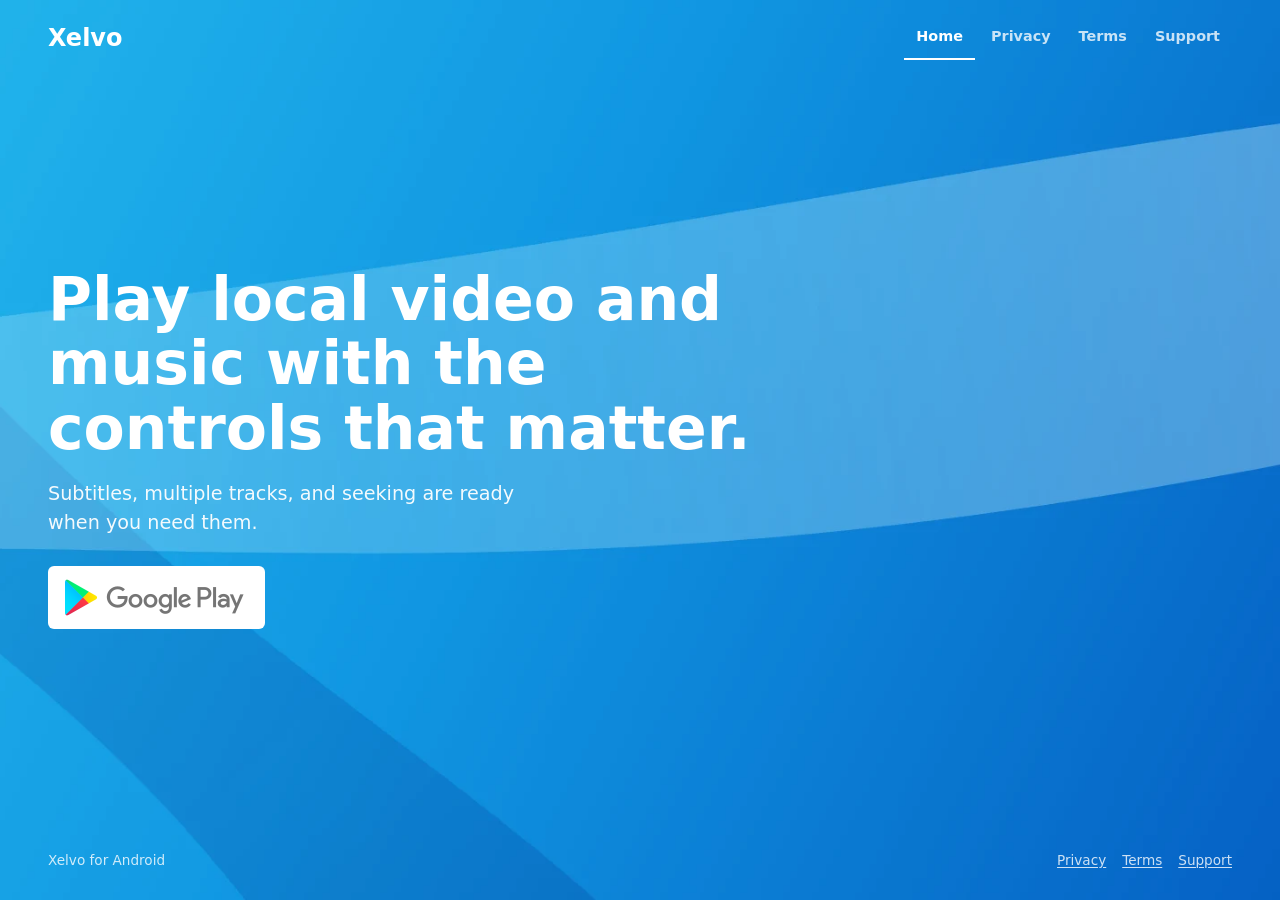
<file: index.html>
<!doctype html>
<html lang="en">
  <head>
    <meta charset="utf-8">
    <meta name="viewport" content="width=device-width, initial-scale=1">
    <meta
      name="description"
      content="Xelvo is a local video and music player for Android with subtitles, multiple tracks, and seeking controls."
    >
    <meta name="google-site-verification" content="aR0ef71jKRhIl8otHM3l5DeTw77IFbGjGHygw_RWDCo" />
    <link rel="canonical" href="https://xelvo-org.github.io/">
    <link rel="stylesheet" href="assets/site.css">
    <title>Xelvo | Local media player for Android</title>
  </head>
  <body class="home-page">
    <a class="skip-link" href="#main-content">Skip to content</a>
    <header class="site-header">
      <div class="header-inner">
        <div class="identity-row">
          <a class="header-mark" href="index.html" aria-label="Xelvo home">Xelvo</a>
          <nav class="site-nav" aria-label="Primary">
            <ul>
              <li><a href="index.html" aria-current="page">Home</a></li>
              <li><a href="privacy.html">Privacy</a></li>
              <li><a href="terms.html">Terms</a></li>
              <li><a href="support.html">Support</a></li>
            </ul>
          </nav>
        </div>
      </div>
    </header>

    <main id="main-content" class="home-main">
      <section class="home-hero" aria-labelledby="product-claim">
        <div class="home-hero-inner">
          <h1 id="product-claim">Play local video and music with the controls that matter.</h1>
          <p class="product-description">
            Subtitles, multiple tracks, and seeking are ready when you need them.
          </p>
          <a
            class="play-action"
            href="https://play.google.com/store/apps/details?id=com.xelvo.player&amp;referrer=utm_source%3Dofficial_site%26utm_medium%3Dreferral%26utm_campaign%3Dapp_download"
            aria-label="Get Xelvo on Google Play"
          >
            <img
              src="assets/google-play-lockup.png"
              alt=""
              width="183"
              height="39"
            >
          </a>
        </div>
      </section>
    </main>

    <footer class="site-footer">
      <div class="footer-inner">
        <p class="footer-copy">Xelvo for Android</p>
        <nav aria-label="Footer">
          <ul class="footer-nav">
            <li><a href="privacy.html">Privacy</a></li>
            <li><a href="terms.html">Terms</a></li>
            <li><a href="support.html">Support</a></li>
          </ul>
        </nav>
      </div>
    </footer>
  </body>
</html>
</file>
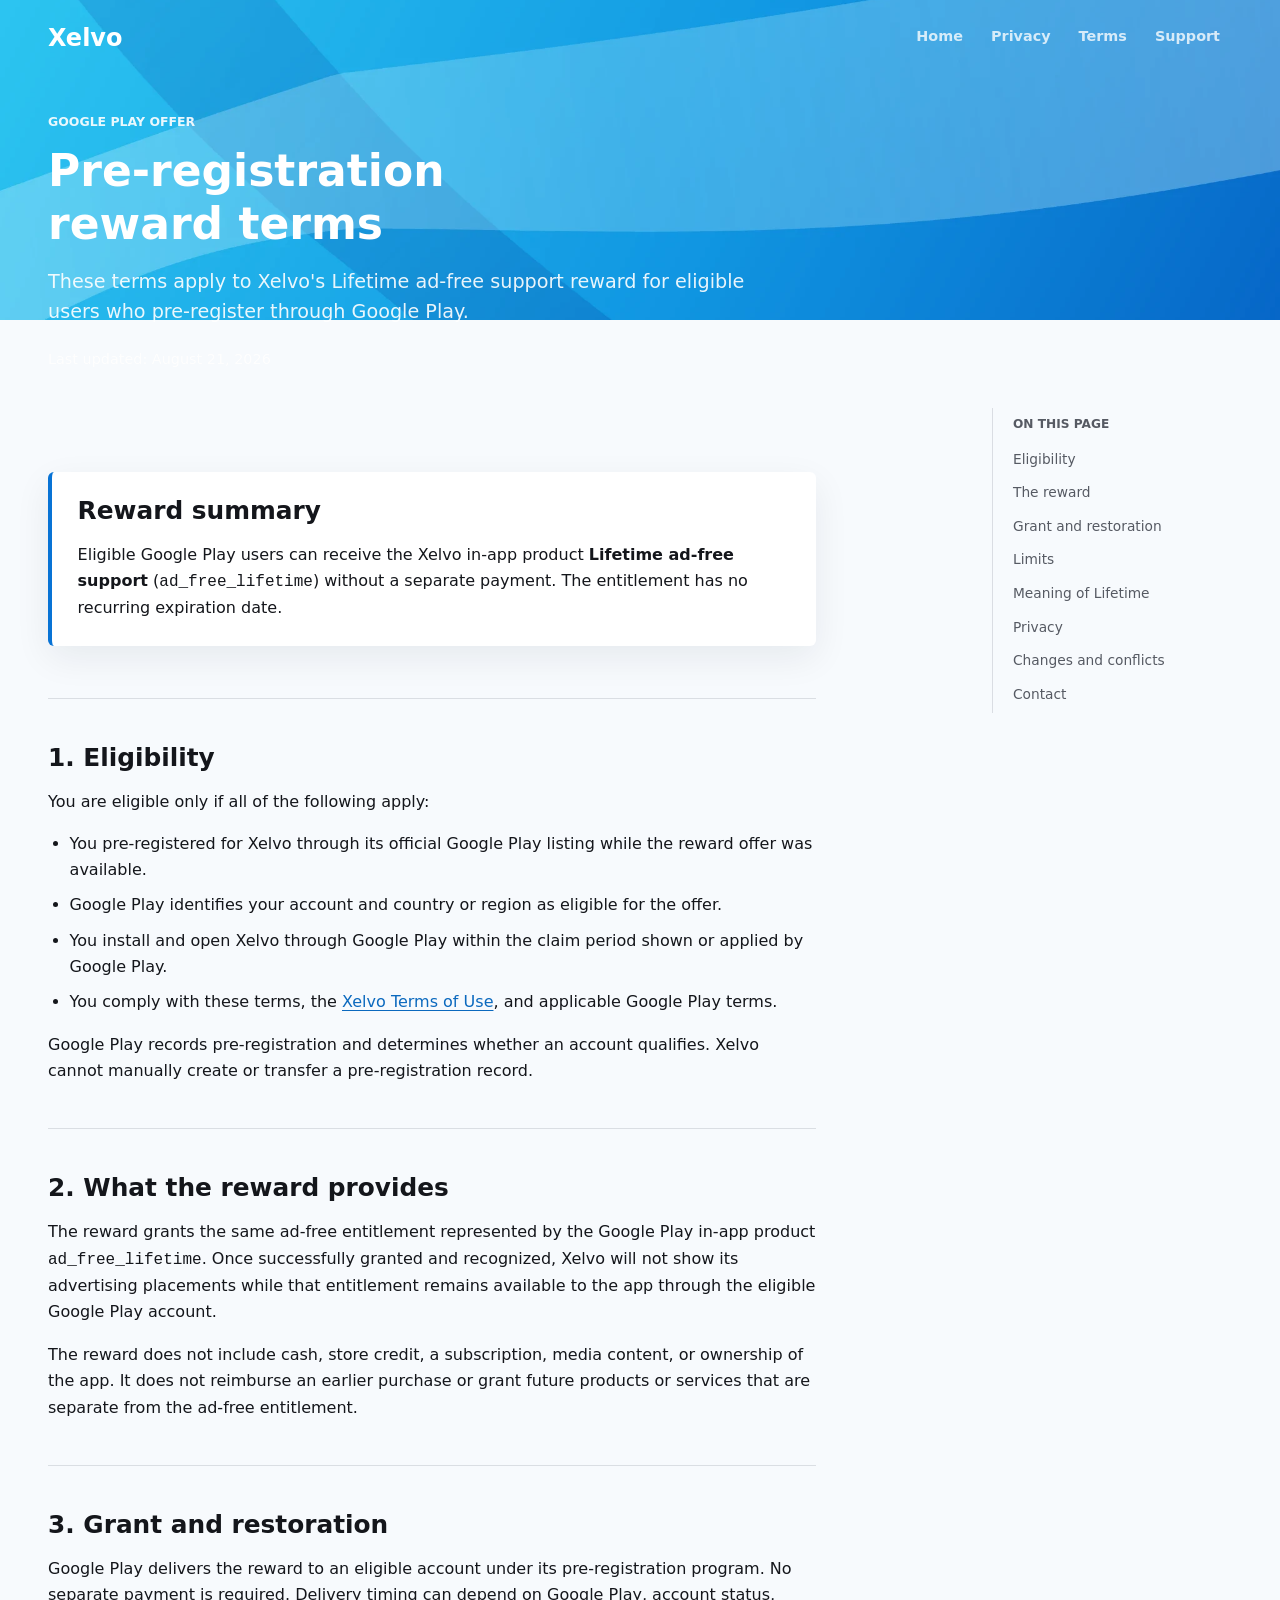
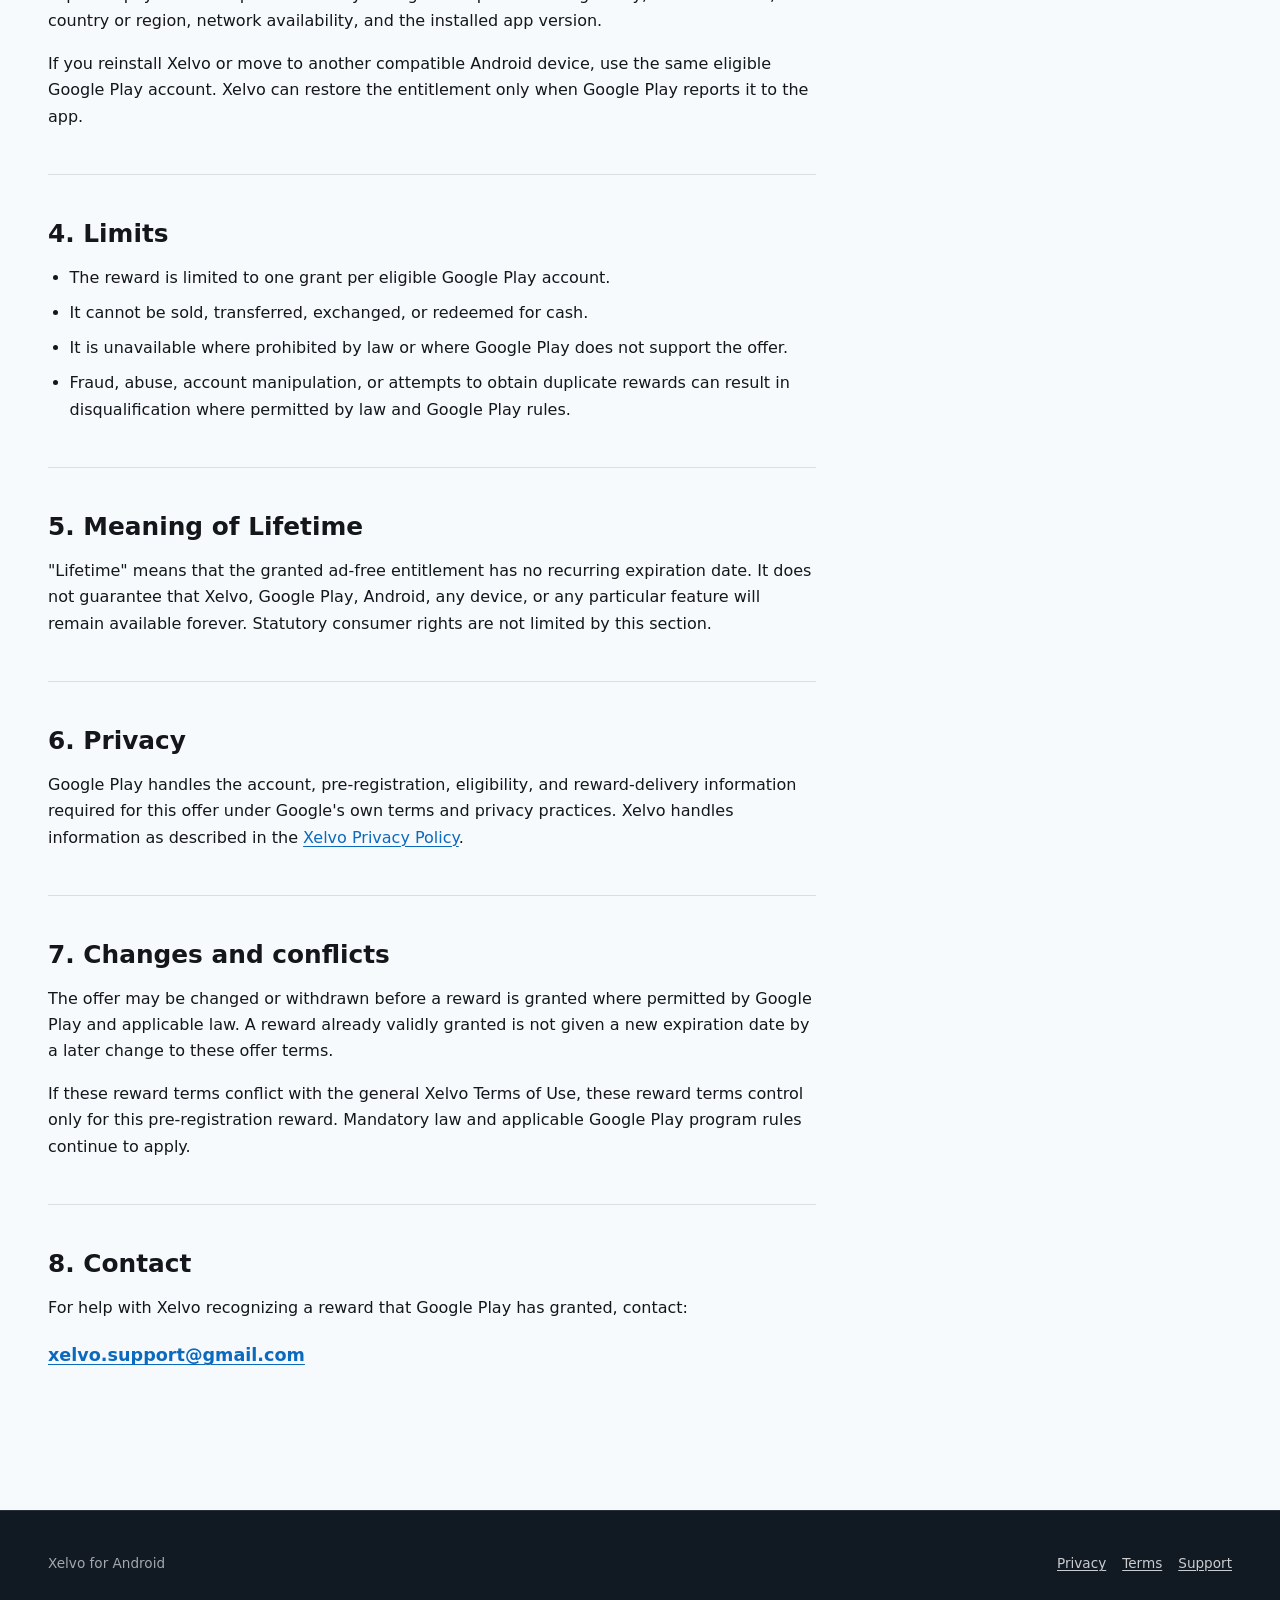
<file: preregistration-reward-terms.html>
<!doctype html>
<html lang="en">
  <head>
    <meta charset="utf-8">
    <meta name="viewport" content="width=device-width, initial-scale=1">
    <meta
      name="description"
      content="Terms for Xelvo's Google Play pre-registration reward."
    >
    <link
      rel="canonical"
      href="https://xelvo-org.github.io/preregistration-reward-terms.html"
    >
    <link rel="stylesheet" href="assets/site.css">
    <title>Pre-registration Reward Terms | Xelvo</title>
  </head>
  <body>
    <a class="skip-link" href="#main-content">Skip to content</a>
    <header class="site-header">
      <div class="header-inner">
        <div class="identity-row">
          <a class="header-mark" href="index.html">Xelvo</a>
          <nav class="site-nav" aria-label="Primary">
            <ul>
              <li><a href="index.html">Home</a></li>
              <li><a href="privacy.html">Privacy</a></li>
              <li><a href="terms.html">Terms</a></li>
              <li><a href="support.html">Support</a></li>
            </ul>
          </nav>
        </div>
      </div>
    </header>

    <div class="page-ribbon" aria-hidden="true"></div>

    <div class="page-shell">
      <main id="main-content" class="page-main">
        <header class="page-intro">
          <p class="eyebrow">Google Play offer</p>
          <h1>Pre-registration reward terms</h1>
          <p class="lede">
            These terms apply to Xelvo's Lifetime ad-free support reward for
            eligible users who pre-register through Google Play.
          </p>
          <p class="meta">Last updated: August 21, 2026</p>
        </header>

        <div class="summary-band" aria-labelledby="reward-summary">
          <h2 id="reward-summary">Reward summary</h2>
          <p>
            Eligible Google Play users can receive the Xelvo in-app product
            <strong>Lifetime ad-free support</strong>
            (<code>ad_free_lifetime</code>) without a separate payment. The
            entitlement has no recurring expiration date.
          </p>
        </div>

        <section id="eligibility" class="content-section">
          <h2>1. Eligibility</h2>
          <p>You are eligible only if all of the following apply:</p>
          <ul>
            <li>
              You pre-registered for Xelvo through its official Google Play
              listing while the reward offer was available.
            </li>
            <li>
              Google Play identifies your account and country or region as
              eligible for the offer.
            </li>
            <li>
              You install and open Xelvo through Google Play within the claim
              period shown or applied by Google Play.
            </li>
            <li>
              You comply with these terms, the
              <a href="terms.html">Xelvo Terms of Use</a>, and applicable Google
              Play terms.
            </li>
          </ul>
          <p>
            Google Play records pre-registration and determines whether an
            account qualifies. Xelvo cannot manually create or transfer a
            pre-registration record.
          </p>
        </section>

        <section id="reward" class="content-section">
          <h2>2. What the reward provides</h2>
          <p>
            The reward grants the same ad-free entitlement represented by the
            Google Play in-app product <code>ad_free_lifetime</code>. Once
            successfully granted and recognized, Xelvo will not show its
            advertising placements while that entitlement remains available to
            the app through the eligible Google Play account.
          </p>
          <p>
            The reward does not include cash, store credit, a subscription, media
            content, or ownership of the app. It does not reimburse an earlier
            purchase or grant future products or services that are separate from
            the ad-free entitlement.
          </p>
        </section>

        <section id="grant" class="content-section">
          <h2>3. Grant and restoration</h2>
          <p>
            Google Play delivers the reward to an eligible account under its
            pre-registration program. No separate payment is required. Delivery
            timing can depend on Google Play, account status, country or region,
            network availability, and the installed app version.
          </p>
          <p>
            If you reinstall Xelvo or move to another compatible Android device,
            use the same eligible Google Play account. Xelvo can restore the
            entitlement only when Google Play reports it to the app.
          </p>
        </section>

        <section id="limits" class="content-section">
          <h2>4. Limits</h2>
          <ul>
            <li>The reward is limited to one grant per eligible Google Play account.</li>
            <li>It cannot be sold, transferred, exchanged, or redeemed for cash.</li>
            <li>
              It is unavailable where prohibited by law or where Google Play
              does not support the offer.
            </li>
            <li>
              Fraud, abuse, account manipulation, or attempts to obtain duplicate
              rewards can result in disqualification where permitted by law and
              Google Play rules.
            </li>
          </ul>
        </section>

        <section id="lifetime" class="content-section">
          <h2>5. Meaning of Lifetime</h2>
          <p>
            "Lifetime" means that the granted ad-free entitlement has no
            recurring expiration date. It does not guarantee that Xelvo, Google
            Play, Android, any device, or any particular feature will remain
            available forever. Statutory consumer rights are not limited by this
            section.
          </p>
        </section>

        <section id="privacy" class="content-section">
          <h2>6. Privacy</h2>
          <p>
            Google Play handles the account, pre-registration, eligibility, and
            reward-delivery information required for this offer under Google's
            own terms and privacy practices. Xelvo handles information as
            described in the <a href="privacy.html">Xelvo Privacy Policy</a>.
          </p>
        </section>

        <section id="changes" class="content-section">
          <h2>7. Changes and conflicts</h2>
          <p>
            The offer may be changed or withdrawn before a reward is granted
            where permitted by Google Play and applicable law. A reward already
            validly granted is not given a new expiration date by a later change
            to these offer terms.
          </p>
          <p>
            If these reward terms conflict with the general Xelvo Terms of Use,
            these reward terms control only for this pre-registration reward.
            Mandatory law and applicable Google Play program rules continue to
            apply.
          </p>
        </section>

        <section id="contact" class="content-section">
          <h2>8. Contact</h2>
          <p>
            For help with Xelvo recognizing a reward that Google Play has
            granted, contact:
          </p>
          <p class="contact-line">
            <a href="mailto:xelvo.support@gmail.com">xelvo.support@gmail.com</a>
          </p>
        </section>
      </main>

      <nav class="toc" aria-label="On this page">
        <p class="toc-title">On this page</p>
        <ul>
          <li><a href="#eligibility">Eligibility</a></li>
          <li><a href="#reward">The reward</a></li>
          <li><a href="#grant">Grant and restoration</a></li>
          <li><a href="#limits">Limits</a></li>
          <li><a href="#lifetime">Meaning of Lifetime</a></li>
          <li><a href="#privacy">Privacy</a></li>
          <li><a href="#changes">Changes and conflicts</a></li>
          <li><a href="#contact">Contact</a></li>
        </ul>
      </nav>
    </div>

    <footer class="site-footer">
      <div class="footer-inner">
        <p class="footer-copy">Xelvo for Android</p>
        <nav aria-label="Footer">
          <ul class="footer-nav">
            <li><a href="privacy.html">Privacy</a></li>
            <li><a href="terms.html">Terms</a></li>
            <li><a href="support.html">Support</a></li>
          </ul>
        </nav>
      </div>
    </footer>
  </body>
</html>
</file>
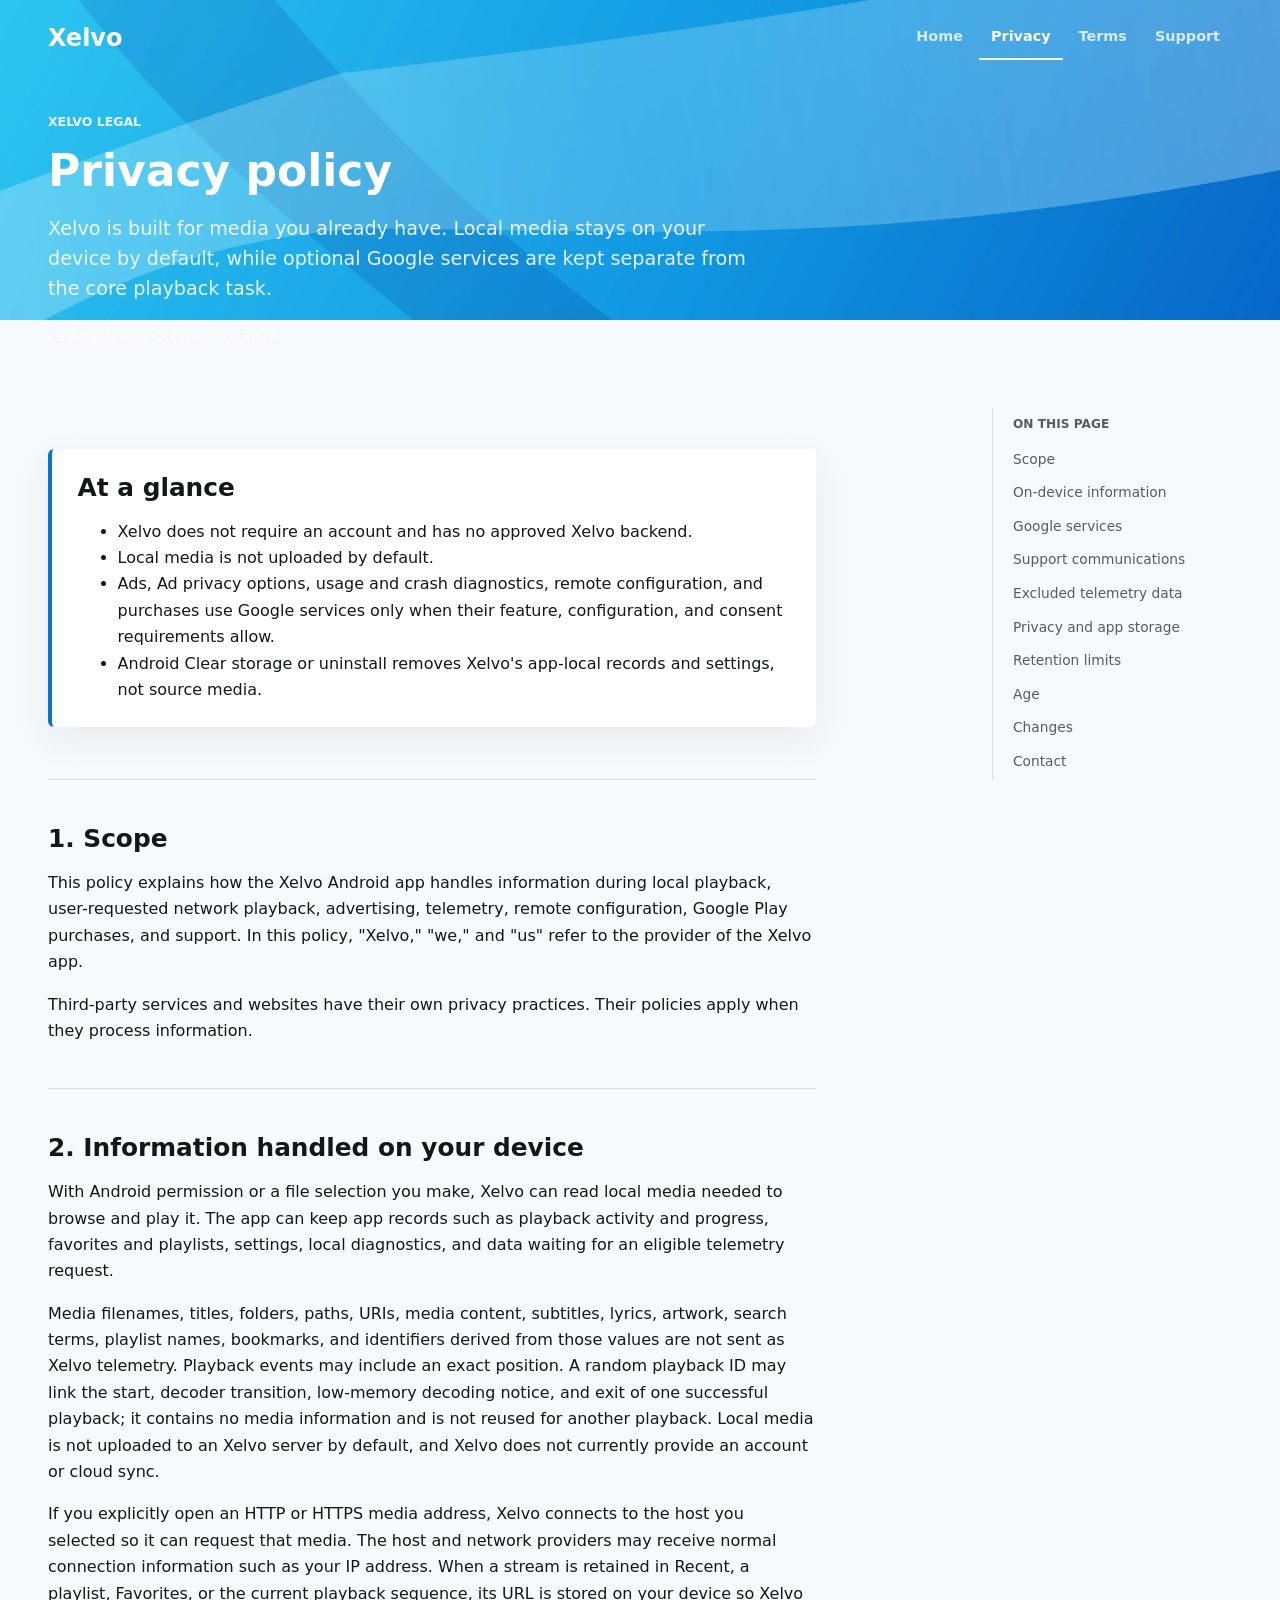
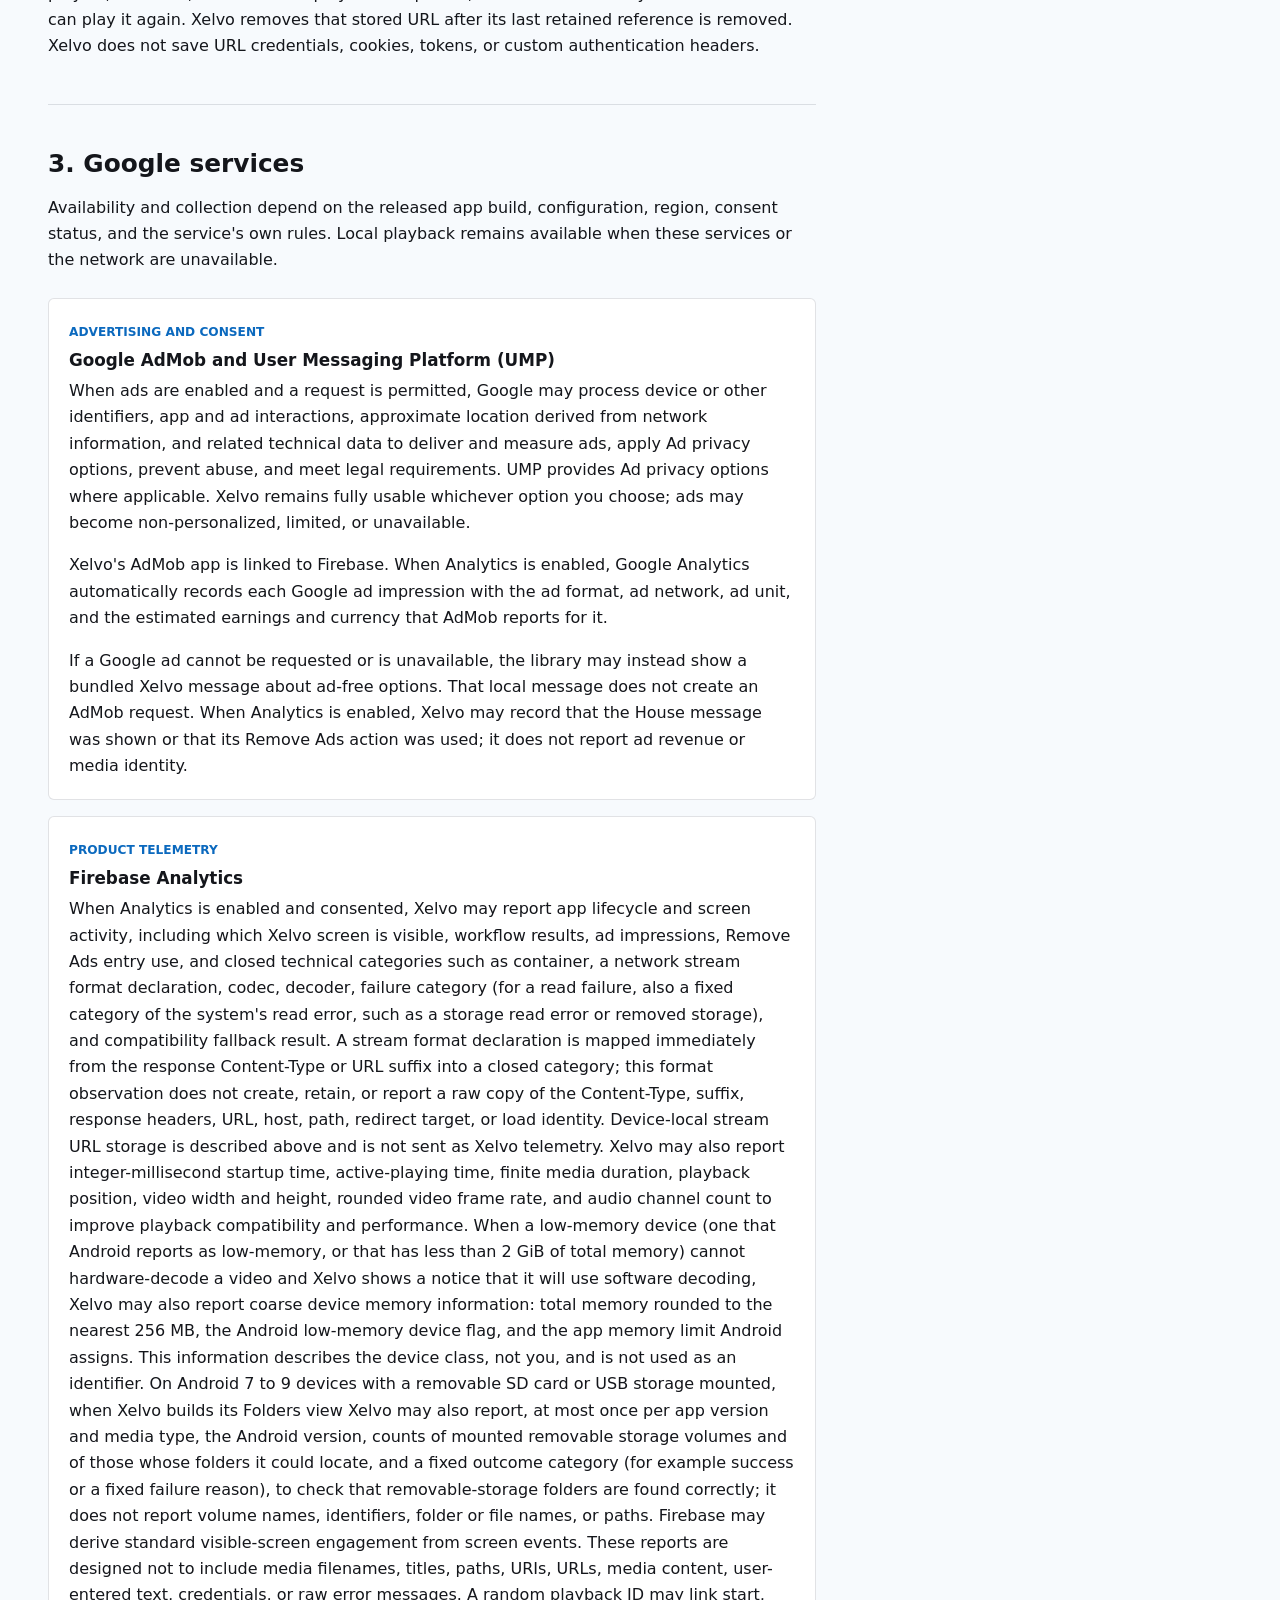
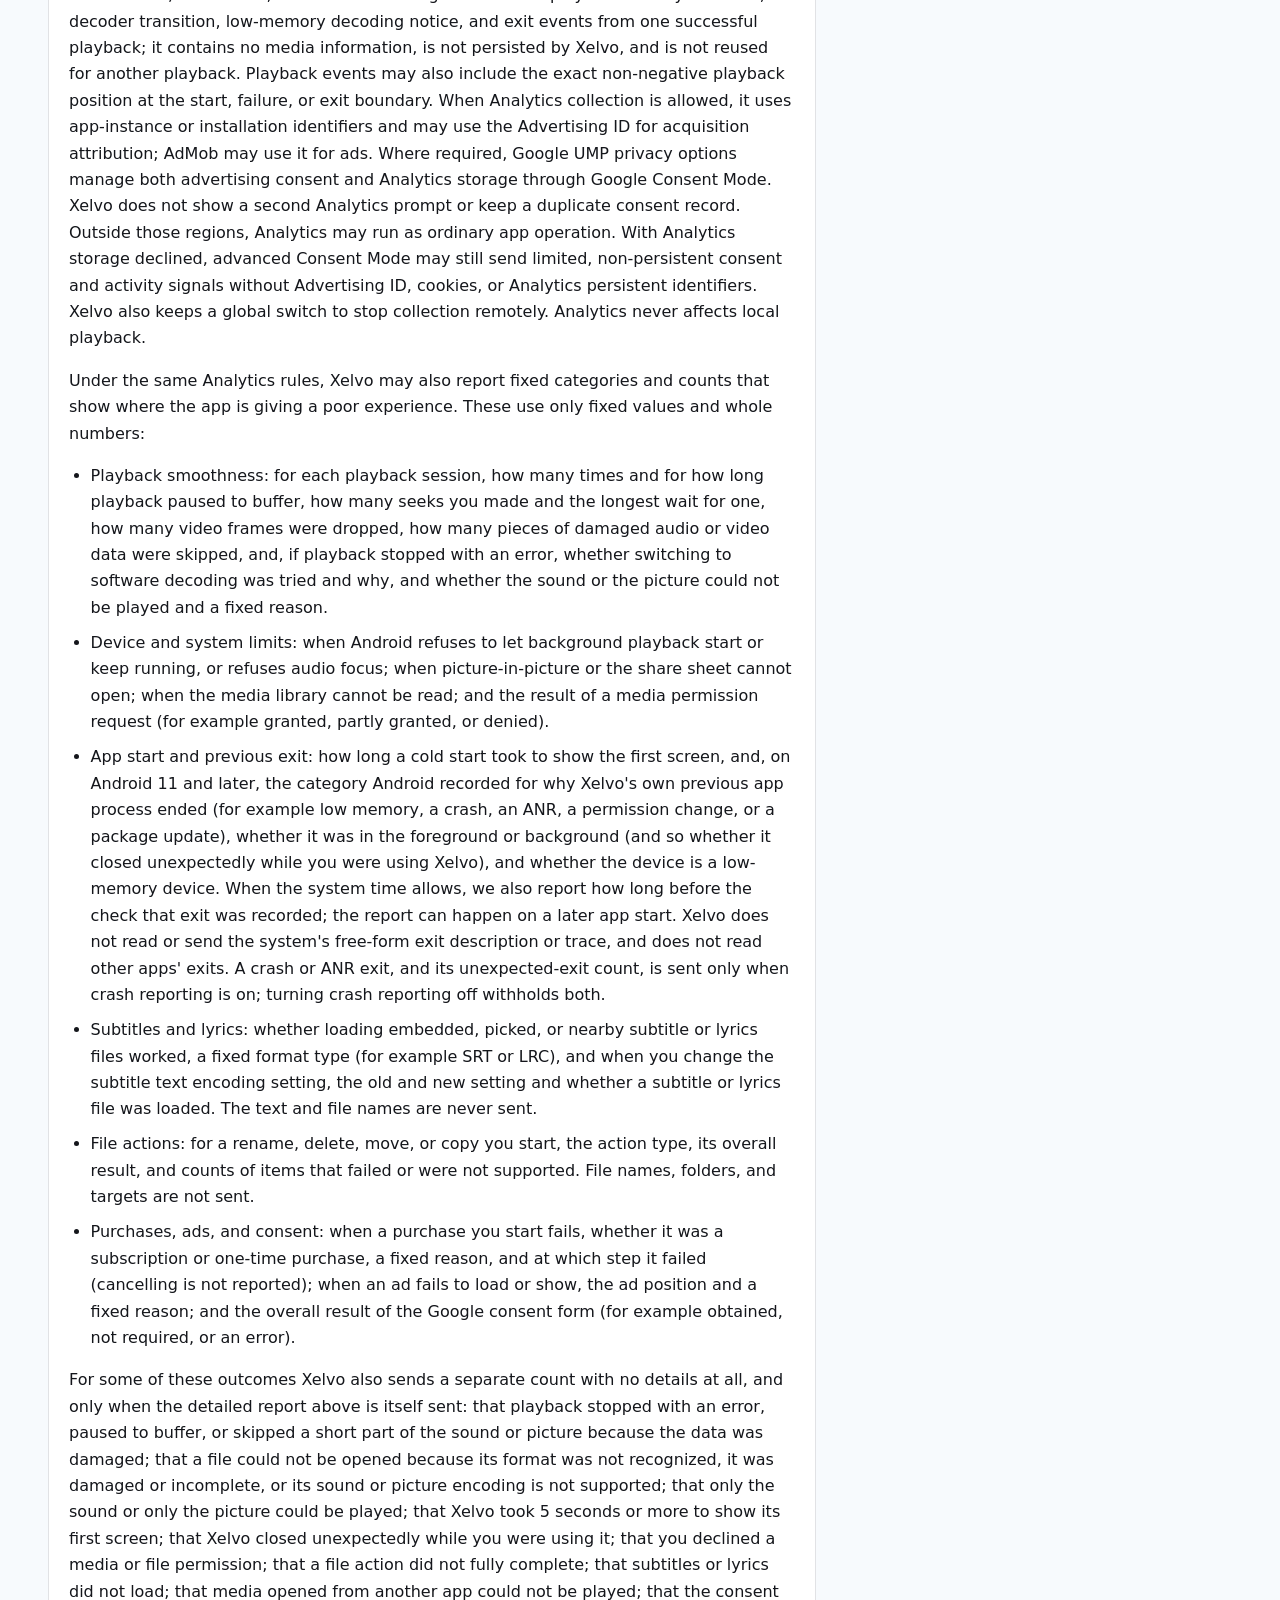
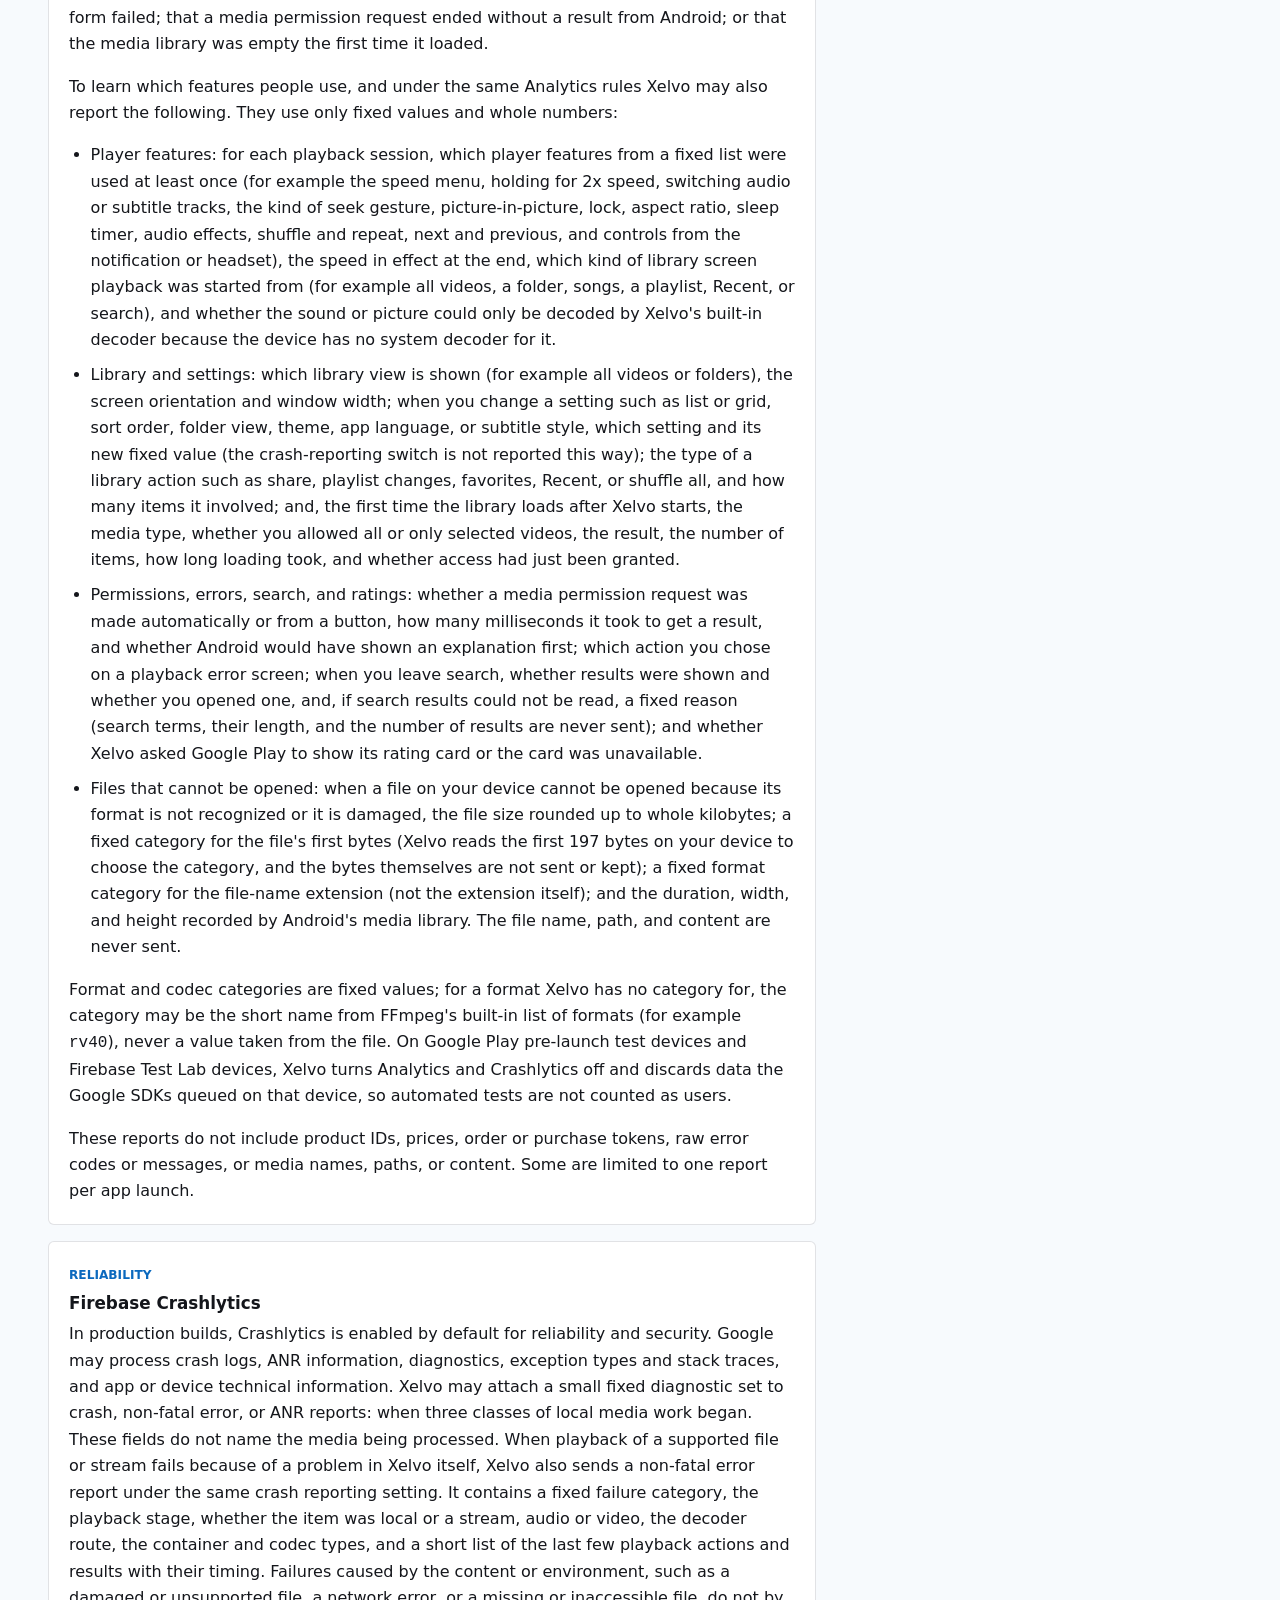
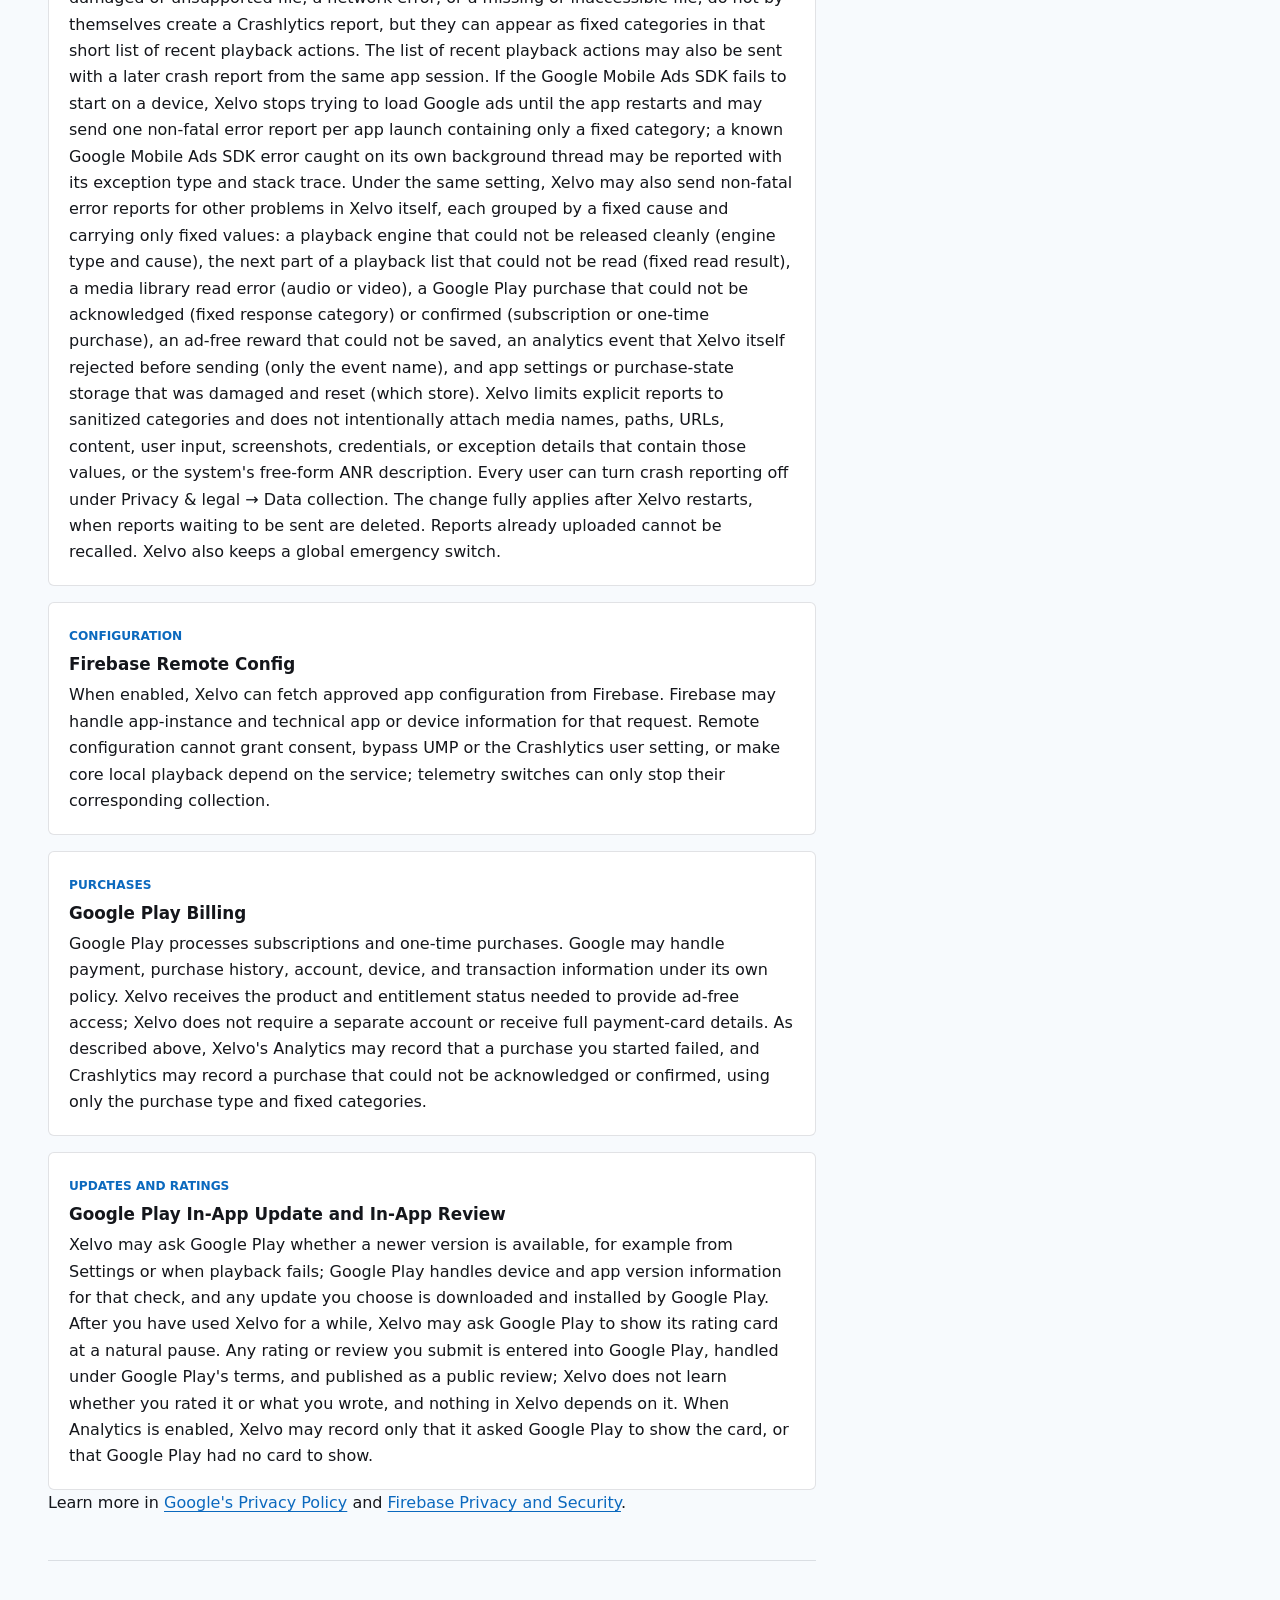
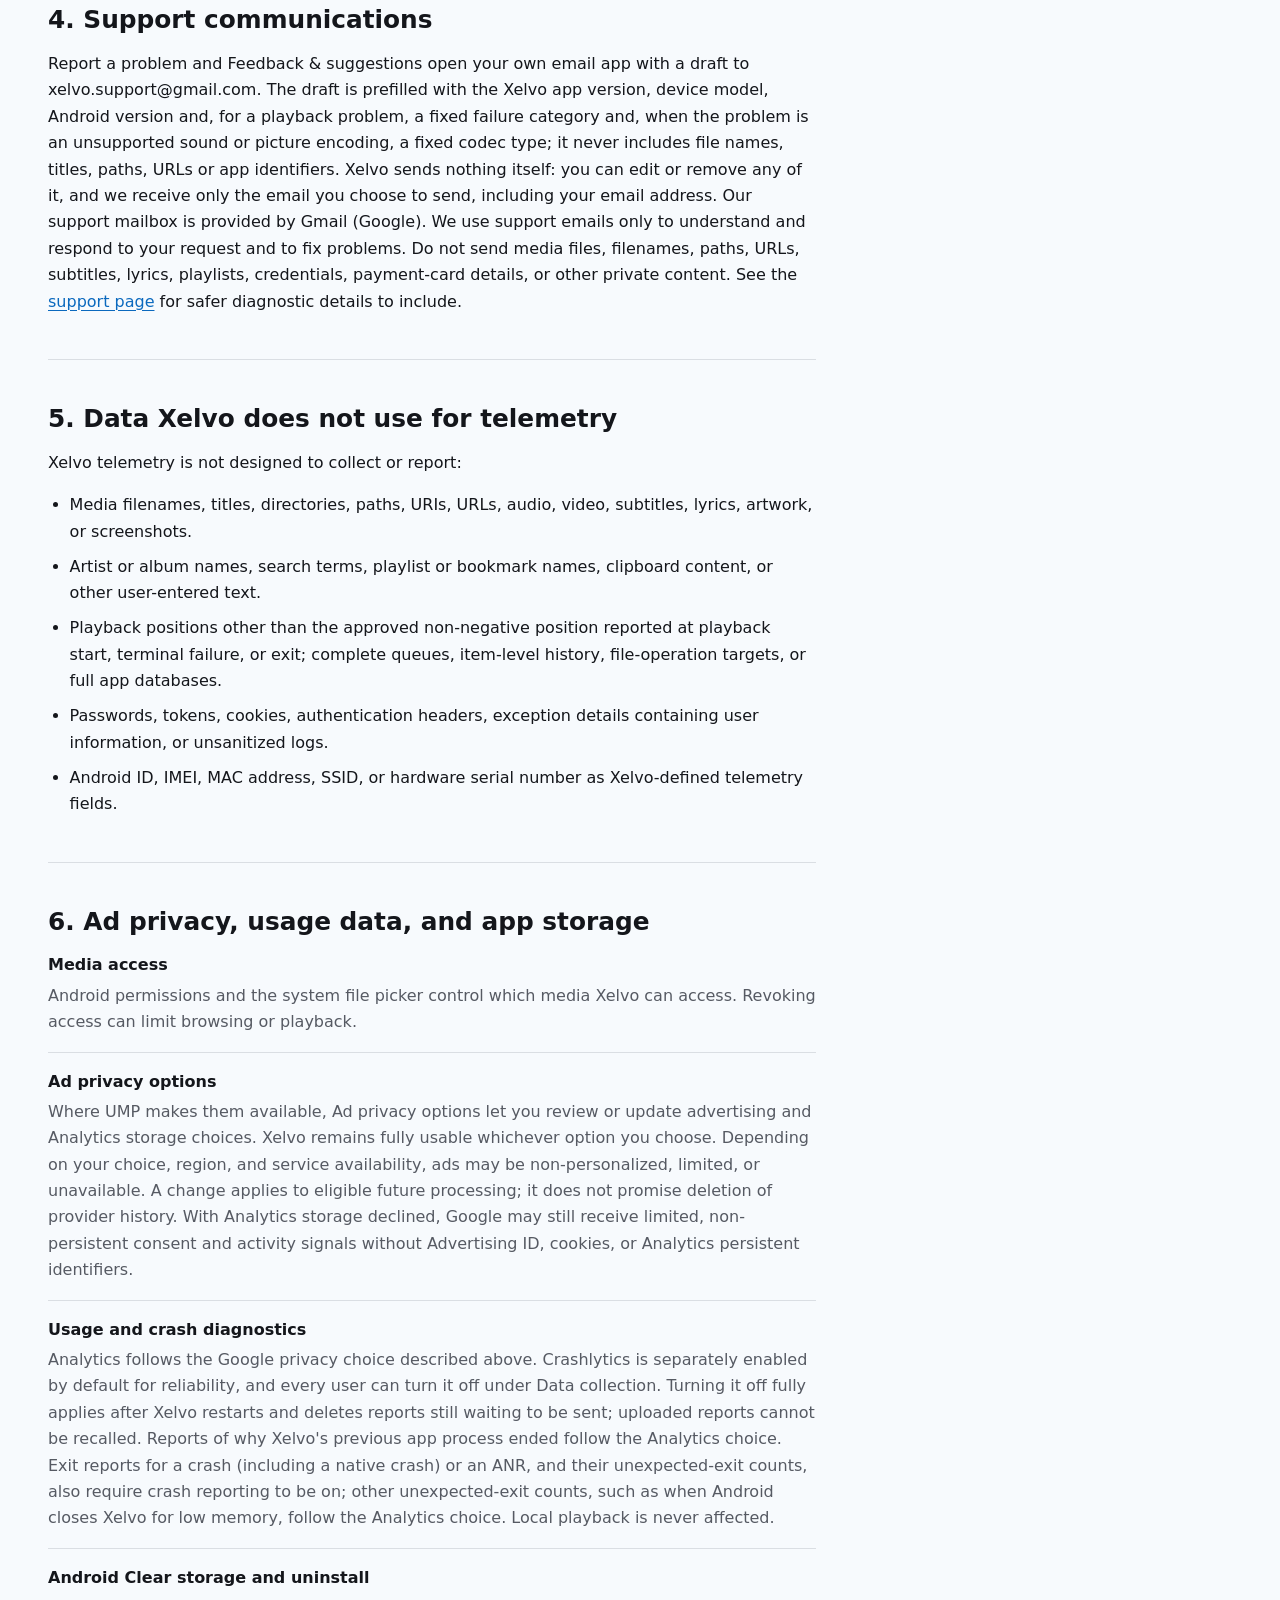
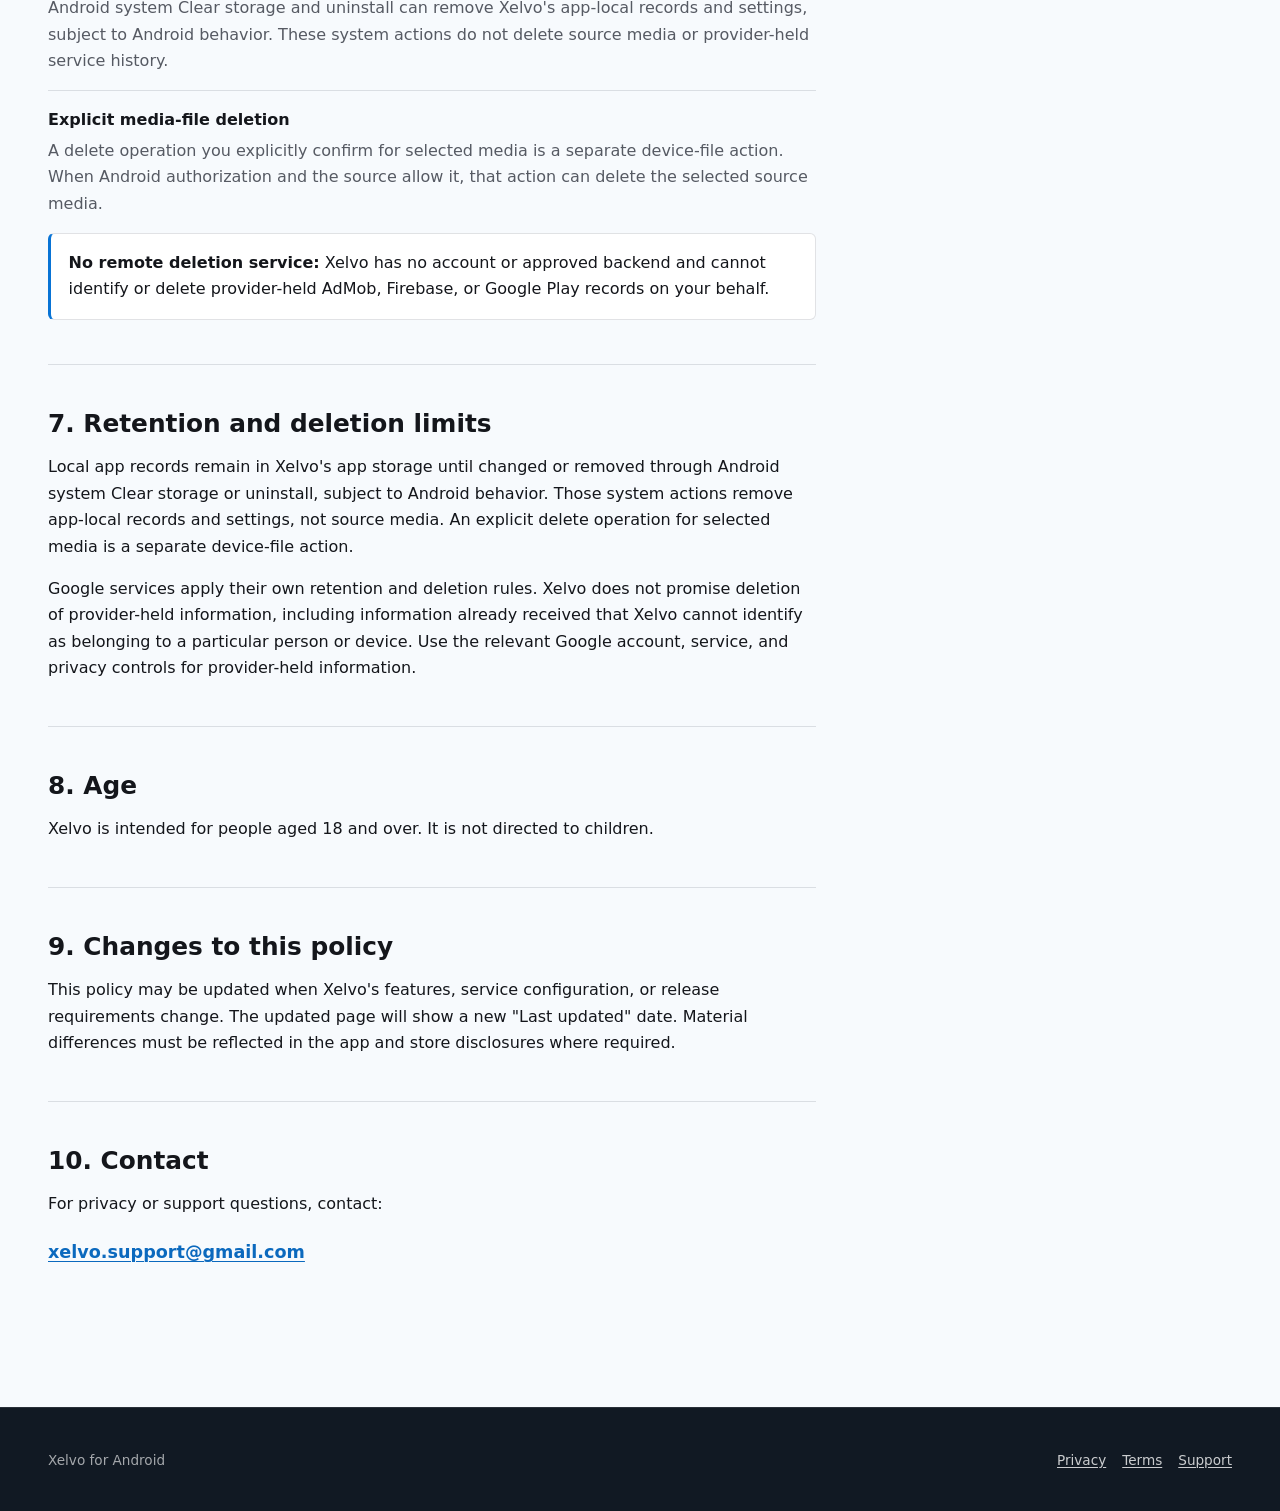
<file: privacy.html>
<!doctype html>
<html lang="en">
  <head>
    <meta charset="utf-8">
    <meta name="viewport" content="width=device-width, initial-scale=1">
    <meta
      name="description"
      content="Privacy policy for Xelvo, an Android local media player."
    >
    <link rel="canonical" href="https://xelvo-org.github.io/privacy.html">
    <link rel="stylesheet" href="assets/site.css">
    <title>Privacy Policy | Xelvo</title>
  </head>
  <body>
    <a class="skip-link" href="#main-content">Skip to content</a>
    <header class="site-header">
      <div class="header-inner">
        <div class="identity-row">
          <a class="header-mark" href="index.html">Xelvo</a>
          <nav class="site-nav" aria-label="Primary">
            <ul>
              <li><a href="index.html">Home</a></li>
              <li><a href="privacy.html" aria-current="page">Privacy</a></li>
              <li><a href="terms.html">Terms</a></li>
              <li><a href="support.html">Support</a></li>
            </ul>
          </nav>
        </div>
      </div>
    </header>

    <div class="page-ribbon" aria-hidden="true"></div>

    <div class="page-shell">
      <main id="main-content" class="page-main">
        <header class="page-intro">
          <p class="eyebrow">Xelvo legal</p>
          <h1>Privacy policy</h1>
          <p class="lede">
            Xelvo is built for media you already have. Local media stays on your
            device by default, while optional Google services are kept separate
            from the core playback task.
          </p>
          <p class="meta">Last updated: October 30, 2026</p>
        </header>

        <div class="summary-band" aria-labelledby="privacy-summary">
          <h2 id="privacy-summary">At a glance</h2>
          <ul>
            <li>Xelvo does not require an account and has no approved Xelvo backend.</li>
            <li>Local media is not uploaded by default.</li>
            <li>
              Ads, Ad privacy options, usage and crash diagnostics, remote
              configuration, and purchases use Google services only when their
              feature, configuration, and consent requirements allow.
            </li>
            <li>
              Android Clear storage or uninstall removes Xelvo's app-local records
              and settings, not source media.
            </li>
          </ul>
        </div>

        <section id="scope" class="content-section">
          <h2>1. Scope</h2>
          <p>
            This policy explains how the Xelvo Android app handles information
            during local playback, user-requested network playback, advertising,
            telemetry, remote configuration, Google Play purchases, and support.
            In this policy, "Xelvo," "we," and "us" refer to the provider of the
            Xelvo app.
          </p>
          <p>
            Third-party services and websites have their own privacy practices.
            Their policies apply when they process information.
          </p>
        </section>

        <section id="on-device" class="content-section">
          <h2>2. Information handled on your device</h2>
          <p>
            With Android permission or a file selection you make, Xelvo can read
            local media needed to browse and play it. The app can keep app records
            such as playback activity and progress, favorites and playlists,
            settings, local diagnostics, and data waiting for an eligible
            telemetry request.
          </p>
          <p>
            Media filenames, titles, folders, paths, URIs, media content,
            subtitles, lyrics, artwork, search terms, playlist names, bookmarks,
            and identifiers derived from those values are not sent as Xelvo telemetry.
            Playback events may include an exact position. A random playback ID may link the
            start, decoder transition, low-memory decoding notice, and exit of one successful playback; it contains no
            media information and is not reused for another playback. Local
            media is not uploaded to an Xelvo server by default, and Xelvo does
            not currently provide an account or cloud sync.
          </p>
          <p>
            If you explicitly open an HTTP or HTTPS media address, Xelvo connects
            to the host you selected so it can request that media. The host and
            network providers may receive normal connection information such as
            your IP address. When a stream is retained in Recent, a playlist,
            Favorites, or the current playback sequence, its URL is stored on
            your device so Xelvo can play it again. Xelvo removes that stored URL
            after its last retained reference is removed. Xelvo does not save URL
            credentials, cookies, tokens, or custom authentication headers.
          </p>
        </section>

        <section id="services" class="content-section">
          <h2>3. Google services</h2>
          <p>
            Availability and collection depend on the released app build,
            configuration, region, consent status, and the service's own rules.
            Local playback remains available when these services or the network
            are unavailable.
          </p>

          <div class="service-list">
            <article class="service">
              <span class="service-label">Advertising and consent</span>
              <h3>Google AdMob and User Messaging Platform (UMP)</h3>
              <p>
                When ads are enabled and a request is permitted, Google may
                process device or other identifiers, app and ad interactions,
                approximate location derived from network information, and
                related technical data to deliver and measure ads, apply Ad
                privacy options, prevent abuse, and meet legal requirements. UMP
                provides Ad privacy options where applicable. Xelvo remains fully
                usable whichever option you choose; ads may become
                non-personalized, limited, or unavailable.
              </p>
              <p>Xelvo's AdMob app is linked to Firebase. When Analytics is enabled, Google Analytics automatically records each Google ad impression with the ad format, ad network, ad unit, and the estimated earnings and currency that AdMob reports for it.</p>
              <p>If a Google ad cannot be requested or is unavailable, the library may instead show a bundled Xelvo message about ad-free options. That local message does not create an AdMob request. When Analytics is enabled, Xelvo may record that the House message was shown or that its Remove Ads action was used; it does not report ad revenue or media identity.</p>
            </article>

            <article class="service">
              <span class="service-label">Product telemetry</span>
              <h3>Firebase Analytics</h3>
              <p>
                When Analytics is enabled and consented, Xelvo may report app
                lifecycle and screen activity, including which Xelvo screen is visible,
                workflow results, ad impressions, Remove Ads entry use, and closed technical categories such as container, a network stream format declaration, codec, decoder, failure
                category (for a read failure, also a fixed category of the system's read error, such as a storage read error or removed storage), and compatibility fallback result. A stream format declaration is mapped immediately from the response Content-Type or URL suffix into a closed category; this format observation does not create, retain, or report a raw copy of the Content-Type, suffix, response headers, URL, host, path, redirect target, or load identity. Device-local stream URL storage is described above and is not sent as Xelvo telemetry. Xelvo may also report integer-millisecond startup time, active-playing time, finite media duration, playback position, video width and height, rounded video frame rate, and audio channel count to improve playback compatibility and performance. When a low-memory device (one that Android reports as low-memory, or that has less than 2 GiB of total memory) cannot hardware-decode a video and Xelvo shows a notice that it will use software decoding, Xelvo may also report coarse device memory information: total memory rounded to the nearest 256 MB, the Android low-memory device flag, and the app memory limit Android assigns. This information describes the device class, not you, and is not used as an identifier. On Android 7 to 9 devices with a removable SD card or USB storage mounted, when Xelvo builds its Folders view Xelvo may also report, at most once per app version and media type, the Android version, counts of mounted removable storage volumes and of those whose folders it could locate, and a fixed outcome category (for example success or a fixed failure reason), to check that removable-storage folders are found correctly; it does not report volume names, identifiers, folder or file names, or paths. Firebase may derive standard
                visible-screen engagement from screen events. These reports are
                designed not to include media filenames, titles, paths, URIs, URLs,
                media content, user-entered text, credentials, or raw error messages.
                A random playback ID may link start, decoder transition, low-memory decoding notice, and exit events from one successful playback; it contains no media information, is not persisted by Xelvo, and is not reused for another playback. Playback events may also include the exact non-negative playback position at the start, failure, or exit boundary. When Analytics collection is
                allowed, it uses app-instance or installation identifiers and
                may use the Advertising ID for acquisition attribution; AdMob
                may use it for ads. Where required, Google UMP privacy options
                manage both advertising consent and Analytics storage through
                Google Consent Mode. Xelvo does not show a second Analytics
                prompt or keep a duplicate consent record. Outside those
                regions, Analytics may run as ordinary app operation. With
                Analytics storage declined, advanced Consent Mode may still
                send limited, non-persistent consent and activity signals
                without Advertising ID, cookies, or Analytics persistent
                identifiers. Xelvo also keeps a global switch to stop collection remotely.
                Analytics never affects local playback.
              </p>
              <p>
                Under the same Analytics rules, Xelvo may also report fixed
                categories and counts that show where the app is giving a poor
                experience. These use only fixed values and whole numbers:
              </p>
              <ul>
                <li>
                  Playback smoothness: for each playback session, how many
                  times and for how long playback paused to buffer, how many
                  seeks you made and the longest wait for one, how many
                  video frames were dropped, how many pieces of damaged audio or
                  video data were skipped, and, if playback stopped with an
                  error, whether switching to software decoding was tried and
                  why, and whether the sound or the picture could not be played
                  and a fixed reason.
                </li>
                <li>
                  Device and system limits: when Android refuses to let
                  background playback start or keep running, or refuses audio
                  focus; when picture-in-picture or the share sheet cannot
                  open; when the media library cannot be read; and the result
                  of a media permission request (for example granted, partly
                  granted, or denied).
                </li>
                <li>
                  App start and previous exit: how long a cold start took to
                  show the first screen, and, on Android 11 and later, the
                  category Android recorded for why Xelvo's own previous app process ended (for example low memory, a crash, an ANR, a permission change, or a package update), whether it was in the foreground or background (and so whether it closed unexpectedly while you were using Xelvo), and whether the device is a low-memory device. When the system time allows, we also report how long before the check that exit was recorded; the report can happen on a later app start.
                  Xelvo does not read or send the system's free-form exit
                  description or trace, and does not read other apps' exits.
                  A crash or ANR exit, and its unexpected-exit count, is sent
                  only when crash reporting is on; turning crash reporting off
                  withholds both.
                </li>
                <li>
                  Subtitles and lyrics: whether loading embedded, picked, or
                  nearby subtitle or lyrics files worked, a fixed format type
                  (for example SRT or LRC), and when you change the subtitle
                  text encoding setting, the old and new setting and whether a
                  subtitle or lyrics file was loaded. The text and file names
                  are never sent.
                </li>
                <li>
                  File actions: for a rename, delete, move, or copy you
                  start, the action type, its overall result, and counts of
                  items that failed or were not supported. File names, folders,
                  and targets are not sent.
                </li>
                <li>
                  Purchases, ads, and consent: when a purchase you start fails,
                  whether it was a subscription or one-time purchase, a fixed
                  reason, and at which step it failed (cancelling is not
                  reported); when an ad fails to load or show, the ad position
                  and a fixed reason; and the overall result of the Google
                  consent form (for example obtained, not required, or an
                  error).
                </li>
              </ul>
              <p>
                For some of these outcomes Xelvo also sends a separate count
                with no details at all, and only when the detailed report above
                is itself sent: that playback stopped with an error, paused to
                buffer, or skipped a short part of the sound or picture because
                the data was damaged; that a file could not be opened because
                its format was not recognized, it was damaged or incomplete, or
                its sound or picture encoding is not supported; that only the
                sound or only the picture could be played; that Xelvo took 5 seconds or more to
                show its first screen; that Xelvo closed unexpectedly while you
                were using it; that you declined a media or file permission;
                that a file action did not fully complete; that subtitles or
                lyrics did not load; that media opened from another app could
                not be played; that the consent form failed; that a media
                permission request ended without a result from Android; or
                that the media library was empty the first time it loaded.
              </p>
              <p>
                To learn which features people use, and under the same Analytics
                rules Xelvo may also report the following. They use only fixed
                values and whole numbers:
              </p>
              <ul>
                <li>
                  Player features: for each playback session, which player
                  features from a fixed list were used at least once (for
                  example the speed menu, holding for 2x speed, switching audio
                  or subtitle tracks, the kind of seek gesture, picture-in-picture,
                  lock, aspect ratio, sleep timer, audio effects, shuffle and
                  repeat, next and previous, and controls from the notification
                  or headset), the speed in effect at the end, which kind of
                  library screen playback was started from (for example all
                  videos, a folder, songs, a playlist, Recent, or search), and
                  whether the sound or picture could only be decoded by Xelvo's
                  built-in decoder because the device has no system decoder
                  for it.
                </li>
                <li>
                  Library and settings: which library view is shown (for
                  example all videos or folders), the screen orientation and
                  window width; when you change a setting such as list or grid,
                  sort order, folder view, theme, app language, or subtitle
                  style, which setting and its new fixed value (the
                  crash-reporting switch is not reported this way); the type of
                  a library action such as share, playlist changes, favorites,
                  Recent, or shuffle all, and how many items it involved; and,
                  the first time the library loads after Xelvo starts, the media
                  type, whether you allowed all or only selected videos, the
                  result, the number of items, how long loading took, and
                  whether access had just been granted.
                </li>
                <li>
                  Permissions, errors, search, and ratings: whether a media
                  permission request was made automatically or from a button,
                  how many milliseconds it took to get a result, and whether
                  Android would have shown an explanation first; which action
                  you chose on a playback error screen; when you leave search,
                  whether results were shown and whether you opened one, and,
                  if search results could not be read, a fixed reason (search
                  terms, their length, and the number of results are never
                  sent); and whether Xelvo
                  asked Google Play to show its rating card or the card was
                  unavailable.
                </li>
                <li>
                  Files that cannot be opened: when a file on your device cannot
                  be opened because its format is not recognized or it is
                  damaged, the file size rounded up to whole kilobytes; a fixed
                  category for the file's first bytes (Xelvo reads the first 197
                  bytes on your device to choose the category, and the bytes
                  themselves are not sent or kept); a fixed format category for
                  the file-name extension (not the extension itself); and the
                  duration, width, and height recorded by Android's media
                  library. The file name, path, and content are never sent.
                </li>
              </ul>
              <p>
                Format and codec categories are fixed values; for a format
                Xelvo has no category for, the category may be the short name
                from FFmpeg's built-in list of formats (for example
                <code>rv40</code>), never a value taken from the file. On Google
                Play pre-launch test devices and Firebase Test Lab devices,
                Xelvo turns Analytics and Crashlytics off and discards data the
                Google SDKs queued on that device, so automated tests are not
                counted as users.
              </p>
              <p>
                These reports do not include product IDs, prices, order or
                purchase tokens, raw error codes or messages, or media names,
                paths, or content. Some are limited to one report per app launch.
              </p>
            </article>

            <article class="service">
              <span class="service-label">Reliability</span>
              <h3>Firebase Crashlytics</h3>
              <p>
                In production builds, Crashlytics is enabled by default for
                reliability and security. Google may process crash logs, ANR information,
                diagnostics, exception types and stack traces, and app or device technical information. Xelvo
                may attach a small fixed diagnostic set to crash, non-fatal
                error, or ANR reports: when three classes of local media work
                began. These fields do not name the media being processed.
                When playback of a supported file or stream fails because of a
                problem in Xelvo itself, Xelvo also sends a non-fatal error
                report under the same crash reporting setting. It contains a
                fixed failure category, the playback stage, whether the item was
                local or a stream, audio or video, the decoder route, the
                container and codec types, and a short list of the last few
                playback actions and results with their timing. Failures caused
                by the content or environment, such as a damaged or unsupported
                file, a network error, or a missing or inaccessible file, do not
                by themselves create a Crashlytics report, but they can appear
                as fixed categories in that short list of recent playback
                actions. The list of recent playback actions may also be sent
                with a later crash report from the same app session.
                If the Google Mobile Ads SDK fails to start on a device, Xelvo
                stops trying to load Google ads until the app restarts and may
                send one non-fatal error report per app launch containing only a
                fixed category; a known Google Mobile Ads SDK error caught on
                its own background thread may be reported with its exception
                type and stack trace.
                Under the same setting, Xelvo may also send non-fatal error
                reports for other problems in Xelvo itself, each grouped by a
                fixed cause and carrying only fixed values: a playback engine
                that could not be released cleanly (engine type and cause), the
                next part of a playback list that could not be read (fixed read
                result), a media library read error (audio or video), a Google
                Play purchase that could not be acknowledged (fixed response
                category) or confirmed (subscription or one-time purchase), an
                ad-free reward that could not be saved, an analytics event that Xelvo
                itself rejected before sending (only the event name), and app settings or
                purchase-state storage that was damaged and reset (which store).
                Xelvo limits explicit reports to
                sanitized categories and does not
                intentionally attach media names, paths, URLs, content, user
                input, screenshots, credentials, or exception details that contain those values, or the system's
                free-form ANR description. Every user can turn
                crash reporting off under Privacy &amp; legal → Data
                collection. The change fully applies after Xelvo restarts, when
                reports waiting to be sent are deleted.
                Reports already uploaded cannot be recalled. Xelvo also keeps
                a global emergency switch.
              </p>
            </article>

            <article class="service">
              <span class="service-label">Configuration</span>
              <h3>Firebase Remote Config</h3>
              <p>
                When enabled, Xelvo can fetch approved app configuration from
                Firebase. Firebase may handle app-instance and technical app or
                device information for that request. Remote configuration cannot
                grant consent, bypass UMP or the Crashlytics user setting, or
                make core local playback depend on the service; telemetry
                switches can only stop their corresponding collection.
              </p>
            </article>

            <article class="service">
              <span class="service-label">Purchases</span>
              <h3>Google Play Billing</h3>
              <p>
                Google Play processes subscriptions and one-time purchases.
                Google may handle payment, purchase history, account, device, and
                transaction information under its own policy. Xelvo receives the
                product and entitlement status needed to provide ad-free access;
                Xelvo does not require a separate account or receive full
                payment-card details. As described above, Xelvo's Analytics may
                record that a purchase you started failed, and Crashlytics may
                record a purchase that could not be acknowledged or confirmed,
                using only the purchase type and fixed categories.
              </p>
            </article>

            <article class="service">
              <span class="service-label">Updates and ratings</span>
              <h3>Google Play In-App Update and In-App Review</h3>
              <p>
                Xelvo may ask Google Play whether a newer version is available,
                for example from Settings or when playback fails; Google Play
                handles device and app version information for that check, and
                any update you choose is downloaded and installed by Google
                Play. After you have used Xelvo for a while, Xelvo may ask Google
                Play to show its rating card at a natural pause. Any rating or
                review you submit is entered into Google Play, handled under
                Google Play's terms, and published as a public review; Xelvo does
                not learn whether you rated it or what you wrote, and nothing in
                Xelvo depends on it. When Analytics is enabled, Xelvo may record
                only that it asked Google Play to show the card, or that Google
                Play had no card to show.
              </p>
            </article>
          </div>

          <p>
            Learn more in
            <a href="https://policies.google.com/privacy">Google's Privacy Policy</a>
            and
            <a href="https://firebase.google.com/support/privacy">Firebase Privacy and Security</a>.
          </p>
        </section>

        <section id="support" class="content-section">
          <h2>4. Support communications</h2>
          <p>
            Report a problem and Feedback &amp; suggestions open your own email
            app with a draft to xelvo.support@gmail.com. The draft is prefilled
            with the Xelvo app version, device model, Android version and, for a
            playback problem, a fixed failure category and, when the problem is
            an unsupported sound or picture encoding, a fixed codec type; it never includes file
            names, titles, paths, URLs or app identifiers. Xelvo sends nothing
            itself: you can edit or remove any of it, and we receive only the
            email you choose to send, including your email address. Our support
            mailbox is provided by Gmail (Google). We use support emails only to
            understand and respond to your request and to fix problems. Do not
            send media files, filenames, paths, URLs, subtitles, lyrics,
            playlists, credentials, payment-card details, or other private
            content. See the <a href="support.html">support page</a> for safer
            diagnostic details to include.
          </p>
        </section>

        <section id="excluded-data" class="content-section">
          <h2>5. Data Xelvo does not use for telemetry</h2>
          <p>Xelvo telemetry is not designed to collect or report:</p>
          <ul>
            <li>
              Media filenames, titles, directories, paths, URIs, URLs, audio,
              video, subtitles, lyrics, artwork, or screenshots.
            </li>
            <li>
              Artist or album names, search terms, playlist or bookmark names,
              clipboard content, or other user-entered text.
            </li>
            <li>
              Playback positions other than the approved non-negative position
              reported at playback start, terminal failure, or exit; complete queues, item-level history,
              file-operation targets, or full app databases.
            </li>
            <li>
              Passwords, tokens, cookies, authentication headers, exception
              details containing user information, or unsanitized logs.
            </li>
            <li>
              Android ID, IMEI, MAC address, SSID, or hardware serial number as
              Xelvo-defined telemetry fields.
            </li>
          </ul>
        </section>

        <section id="controls" class="content-section">
          <h2>6. Ad privacy, usage data, and app storage</h2>
          <dl class="plain-definition">
            <div>
              <dt>Media access</dt>
              <dd>
                Android permissions and the system file picker control which media
                Xelvo can access. Revoking access can limit browsing or playback.
              </dd>
            </div>
            <div>
              <dt>Ad privacy options</dt>
              <dd>
                Where UMP makes them available, Ad privacy options let you review
                or update advertising and Analytics storage choices. Xelvo
                remains fully usable whichever option you choose. Depending on
                your choice, region, and service availability, ads may be
                non-personalized, limited, or unavailable. A change applies to
                eligible future processing; it does not promise deletion of
                provider history. With Analytics storage declined, Google may
                still receive limited, non-persistent consent and activity
                signals without Advertising ID, cookies, or Analytics
                persistent identifiers.
              </dd>
            </div>
            <div>
              <dt>Usage and crash diagnostics</dt>
              <dd>
                Analytics follows the Google privacy choice described above.
                Crashlytics is separately enabled by default for reliability,
                and every user can turn it off under Data collection. Turning it
                off fully applies after Xelvo restarts and deletes reports still
                waiting to be sent; uploaded reports cannot be recalled.
                Reports of why Xelvo's previous app process ended follow the Analytics choice. Exit reports for a crash (including a native crash) or an ANR, and their unexpected-exit counts, also require crash reporting to be on; other unexpected-exit counts, such as when Android closes Xelvo for low memory, follow the Analytics choice. Local playback is never affected.
              </dd>
            </div>
            <div>
              <dt>Android Clear storage and uninstall</dt>
              <dd>
                Android system Clear storage and uninstall can remove Xelvo's
                app-local records and settings, subject to Android behavior.
                These system actions do not delete source media or provider-held
                service history.
              </dd>
            </div>
            <div>
              <dt>Explicit media-file deletion</dt>
              <dd>
                A delete operation you explicitly confirm for selected media is a
                separate device-file action. When Android authorization and the
                source allow it, that action can delete the selected source media.
              </dd>
            </div>
          </dl>

          <p class="note">
            <strong>No remote deletion service:</strong> Xelvo has no account or
            approved backend and cannot identify or delete provider-held AdMob,
            Firebase, or Google Play records on your behalf.
          </p>
        </section>

        <section id="retention" class="content-section">
          <h2>7. Retention and deletion limits</h2>
          <p>
            Local app records remain in Xelvo's app storage until changed or
            removed through Android system Clear storage or uninstall, subject to
            Android behavior. Those system actions remove app-local records and
            settings, not source media. An explicit delete operation for selected
            media is a separate device-file action.
          </p>
          <p>
            Google services apply their own retention and deletion rules. Xelvo
            does not promise deletion of provider-held information, including
            information already received that Xelvo cannot identify as belonging
            to a particular person or device. Use the relevant Google account,
            service, and privacy controls for provider-held information.
          </p>
        </section>

        <section id="age" class="content-section">
          <h2>8. Age</h2>
          <p>
            Xelvo is intended for people aged 18 and over. It is not directed to
            children.
          </p>
        </section>

        <section id="changes" class="content-section">
          <h2>9. Changes to this policy</h2>
          <p>
            This policy may be updated when Xelvo's features, service
            configuration, or release requirements change. The updated page will
            show a new "Last updated" date. Material differences must be reflected
            in the app and store disclosures where required.
          </p>
        </section>

        <section id="contact" class="content-section">
          <h2>10. Contact</h2>
          <p>For privacy or support questions, contact:</p>
          <p class="contact-line">
            <a href="mailto:xelvo.support@gmail.com">xelvo.support@gmail.com</a>
          </p>
        </section>
      </main>

      <nav class="toc" aria-label="On this page">
        <p class="toc-title">On this page</p>
        <ul>
          <li><a href="#scope">Scope</a></li>
          <li><a href="#on-device">On-device information</a></li>
          <li><a href="#services">Google services</a></li>
          <li><a href="#support">Support communications</a></li>
          <li><a href="#excluded-data">Excluded telemetry data</a></li>
          <li><a href="#controls">Privacy and app storage</a></li>
          <li><a href="#retention">Retention limits</a></li>
          <li><a href="#age">Age</a></li>
          <li><a href="#changes">Changes</a></li>
          <li><a href="#contact">Contact</a></li>
        </ul>
      </nav>
    </div>

    <footer class="site-footer">
      <div class="footer-inner">
        <p class="footer-copy">Xelvo for Android</p>
        <nav aria-label="Footer">
          <ul class="footer-nav">
            <li><a href="privacy.html">Privacy</a></li>
            <li><a href="terms.html">Terms</a></li>
            <li><a href="support.html">Support</a></li>
          </ul>
        </nav>
      </div>
    </footer>
  </body>
</html>
</file>
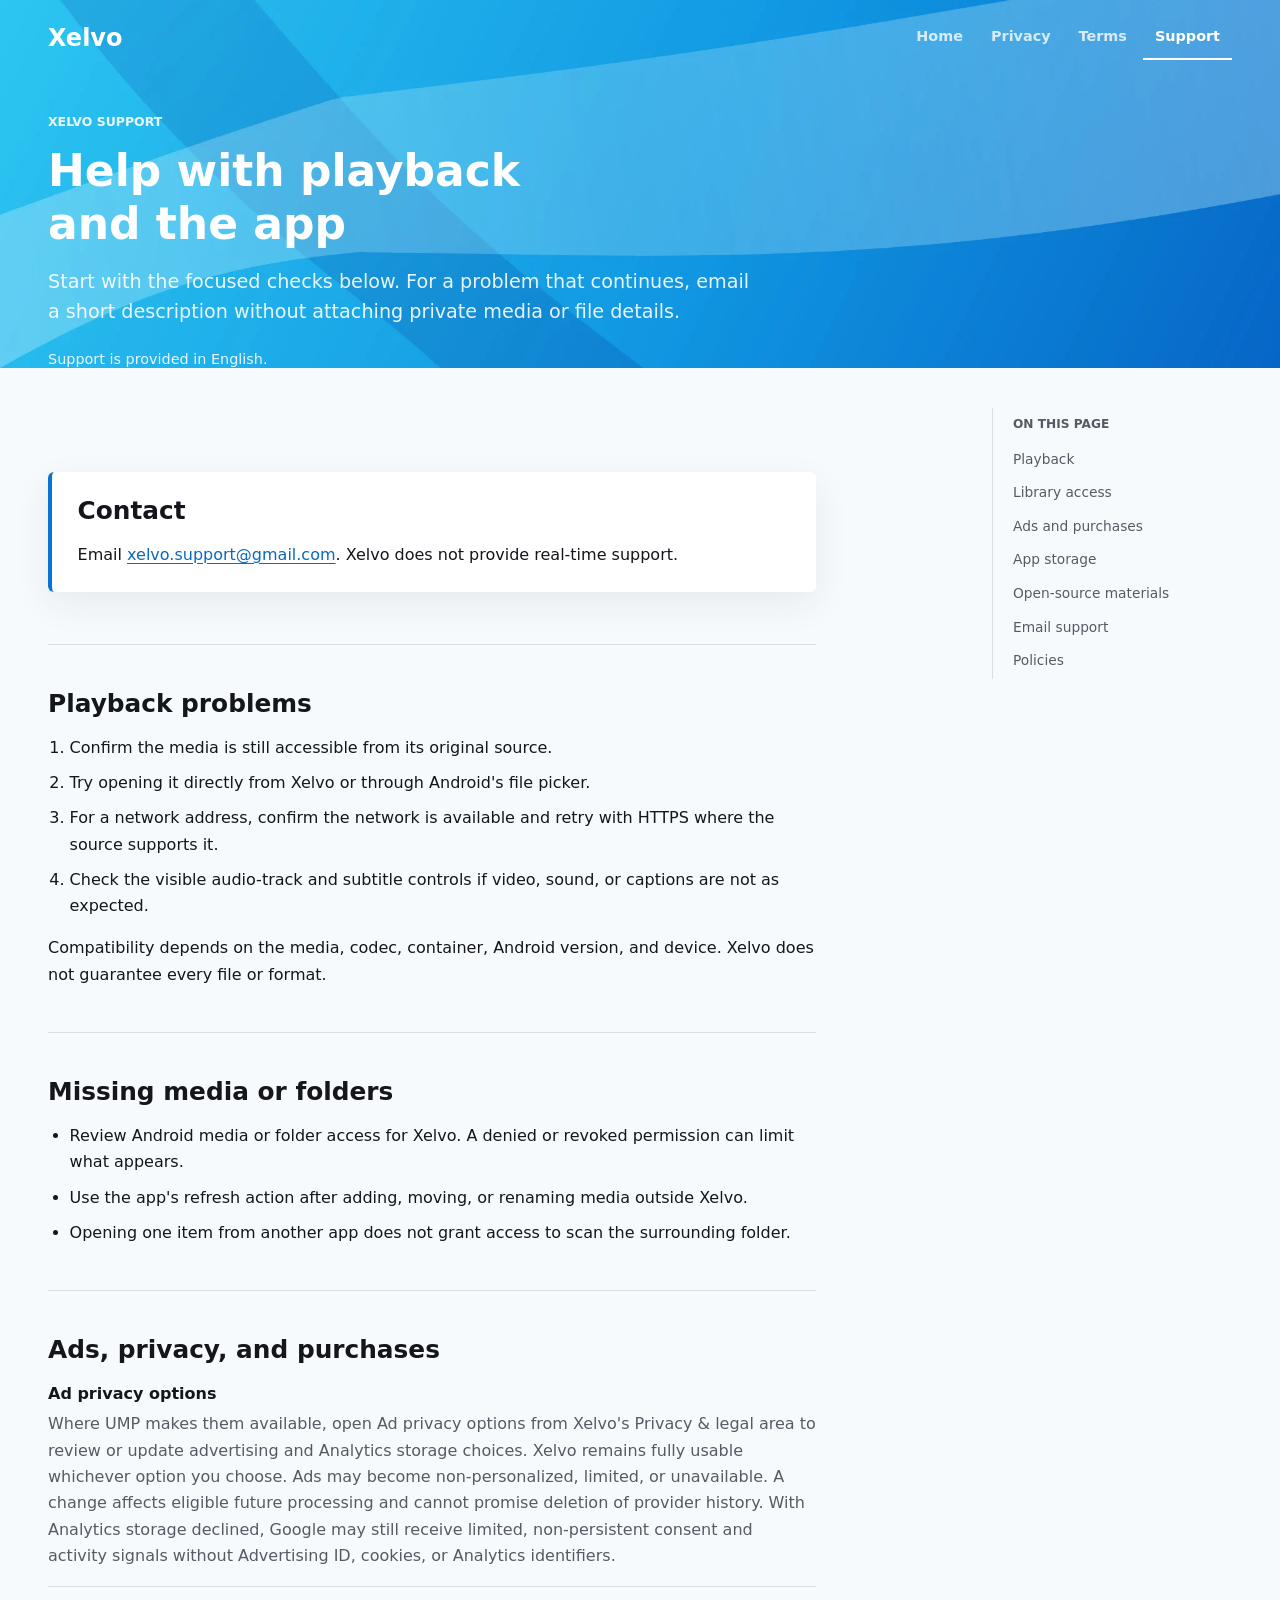
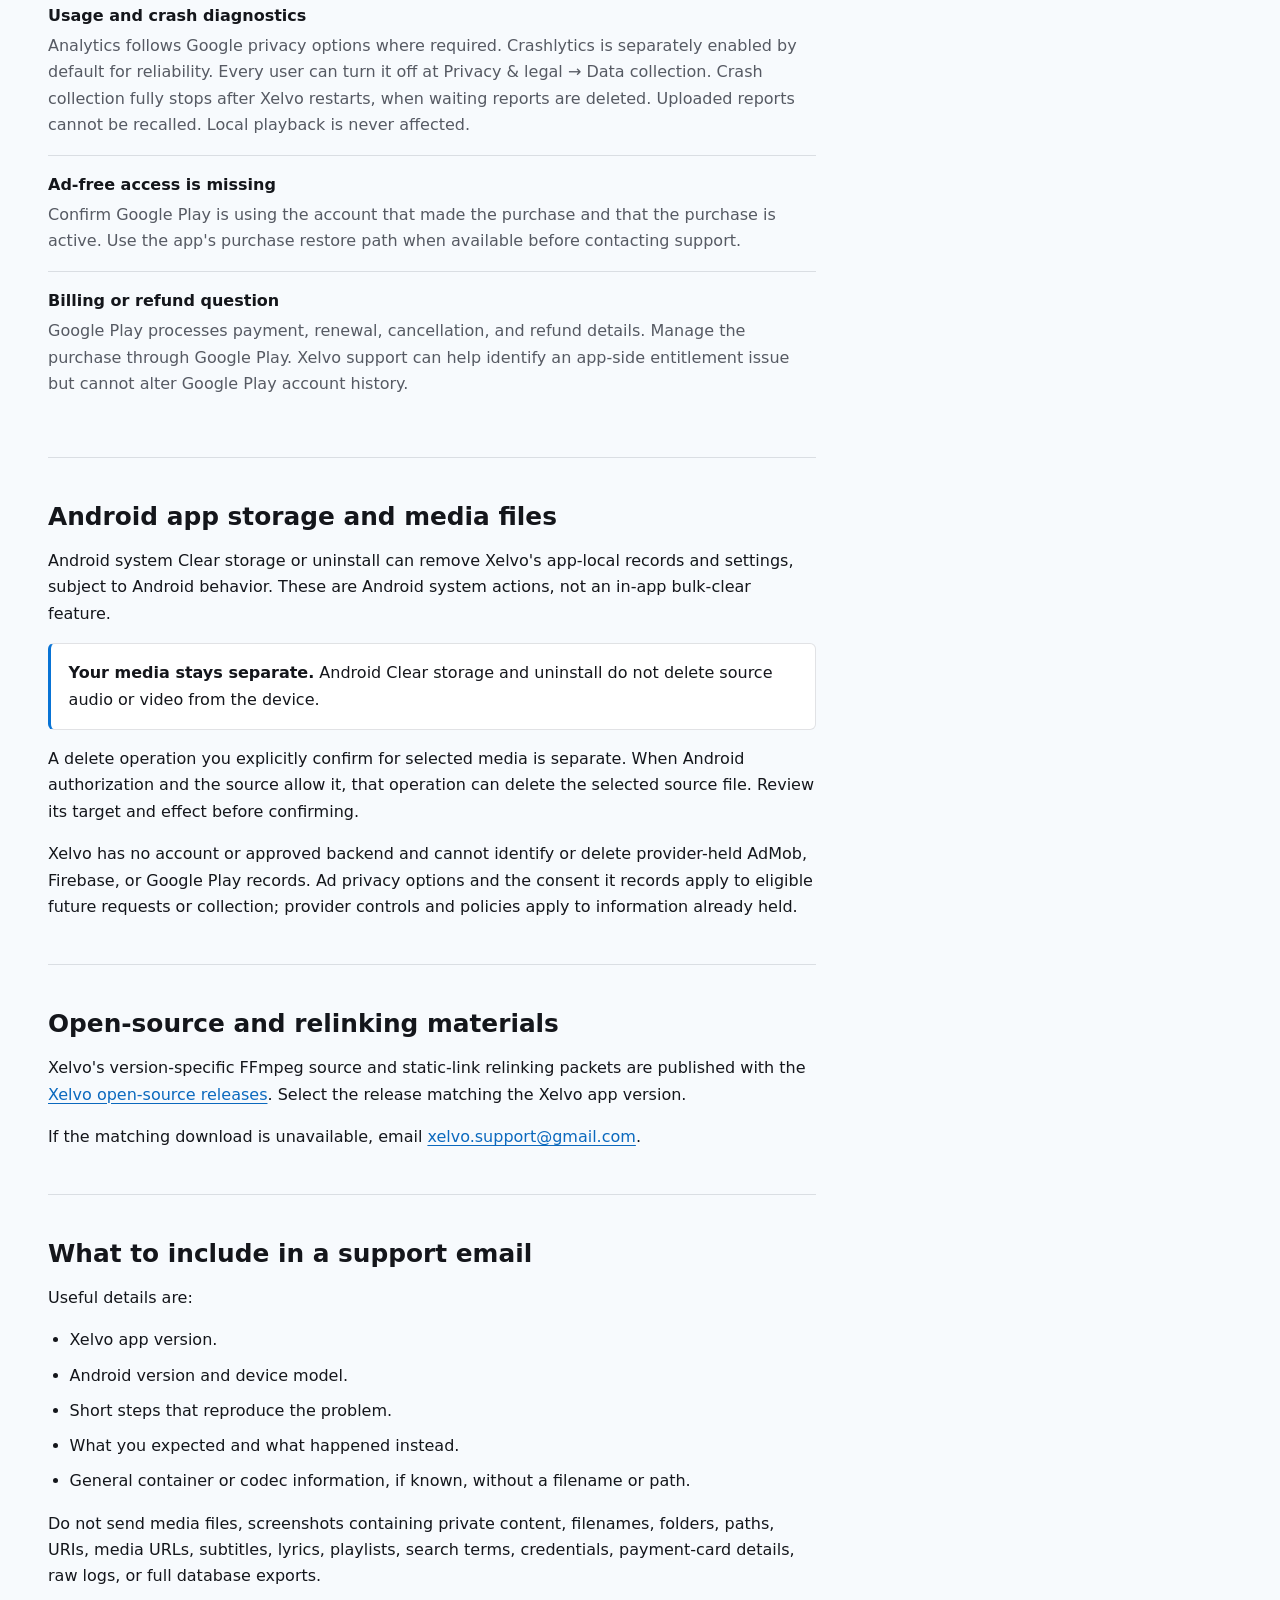
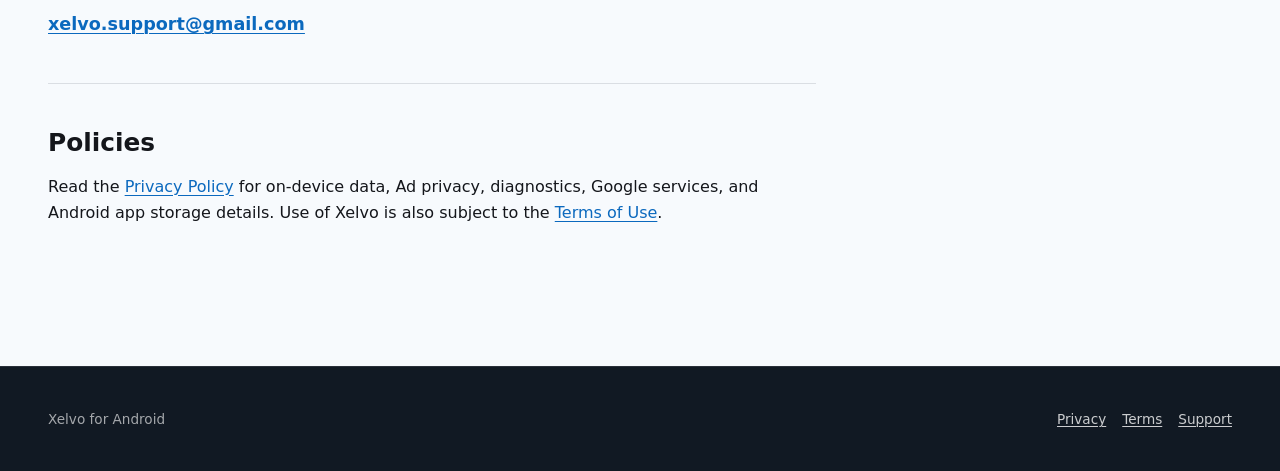
<file: support.html>
<!doctype html>
<html lang="en">
  <head>
    <meta charset="utf-8">
    <meta name="viewport" content="width=device-width, initial-scale=1">
    <meta
      name="description"
      content="Help, troubleshooting, and contact information for Xelvo on Android."
    >
    <link rel="canonical" href="https://xelvo-org.github.io/support.html">
    <link rel="stylesheet" href="assets/site.css">
    <title>Support | Xelvo</title>
  </head>
  <body class="support-page">
    <a class="skip-link" href="#main-content">Skip to content</a>
    <header class="site-header">
      <div class="header-inner">
        <div class="identity-row">
          <a class="header-mark" href="index.html">Xelvo</a>
          <nav class="site-nav" aria-label="Primary">
            <ul>
              <li><a href="index.html">Home</a></li>
              <li><a href="privacy.html">Privacy</a></li>
              <li><a href="terms.html">Terms</a></li>
              <li><a href="support.html" aria-current="page">Support</a></li>
            </ul>
          </nav>
        </div>
      </div>
    </header>

    <div class="page-ribbon" aria-hidden="true"></div>

    <div class="page-shell">
      <main id="main-content" class="page-main">
        <header class="page-intro">
          <p class="eyebrow">Xelvo support</p>
          <h1>Help with playback and the app</h1>
          <p class="lede">
            Start with the focused checks below. For a problem that continues,
            email a short description without attaching private media or file
            details.
          </p>
          <p class="meta">Support is provided in English.</p>
        </header>

        <div class="summary-band" aria-labelledby="support-contact">
          <h2 id="support-contact">Contact</h2>
          <p>
            Email
            <a href="mailto:xelvo.support@gmail.com">xelvo.support@gmail.com</a>.
            Xelvo does not provide real-time support.
          </p>
        </div>

        <section id="playback" class="content-section">
          <h2>Playback problems</h2>
          <ol>
            <li>Confirm the media is still accessible from its original source.</li>
            <li>
              Try opening it directly from Xelvo or through Android's file picker.
            </li>
            <li>
              For a network address, confirm the network is available and retry
              with HTTPS where the source supports it.
            </li>
            <li>
              Check the visible audio-track and subtitle controls if video,
              sound, or captions are not as expected.
            </li>
          </ol>
          <p>
            Compatibility depends on the media, codec, container, Android
            version, and device. Xelvo does not guarantee every file or format.
          </p>
        </section>

        <section id="library" class="content-section">
          <h2>Missing media or folders</h2>
          <ul>
            <li>
              Review Android media or folder access for Xelvo. A denied or
              revoked permission can limit what appears.
            </li>
            <li>
              Use the app's refresh action after adding, moving, or renaming
              media outside Xelvo.
            </li>
            <li>
              Opening one item from another app does not grant access to scan the
              surrounding folder.
            </li>
          </ul>
        </section>

        <section id="purchases" class="content-section">
          <h2>Ads, privacy, and purchases</h2>
          <dl class="plain-definition">
            <div>
              <dt>Ad privacy options</dt>
              <dd>
                Where UMP makes them available, open Ad privacy options from
                Xelvo's Privacy &amp; legal area to review or update advertising
                and Analytics storage choices. Xelvo remains fully usable
                whichever option you choose. Ads may become non-personalized,
                limited, or unavailable. A change affects eligible future
                processing and cannot promise deletion of provider history.
                With Analytics storage declined, Google may still receive
                limited, non-persistent consent and activity signals without
                Advertising ID, cookies, or Analytics identifiers.
              </dd>
            </div>
            <div>
              <dt>Usage and crash diagnostics</dt>
              <dd>
                Analytics follows Google privacy options where required.
                Crashlytics is separately enabled by default for reliability.
                Every user can turn it off at Privacy &amp; legal → Data
                collection. Crash collection fully stops after Xelvo restarts,
                when waiting reports are deleted. Uploaded reports cannot be
                recalled. Local playback is never affected.
              </dd>
            </div>
            <div>
              <dt>Ad-free access is missing</dt>
              <dd>
                Confirm Google Play is using the account that made the purchase
                and that the purchase is active. Use the app's purchase restore
                path when available before contacting support.
              </dd>
            </div>
            <div>
              <dt>Billing or refund question</dt>
              <dd>
                Google Play processes payment, renewal, cancellation, and refund
                details. Manage the purchase through Google Play. Xelvo support
                can help identify an app-side entitlement issue but cannot alter
                Google Play account history.
              </dd>
            </div>
          </dl>
        </section>

        <section id="app-storage" class="content-section">
          <h2>Android app storage and media files</h2>
          <p>
            Android system Clear storage or uninstall can remove Xelvo's
            app-local records and settings, subject to Android behavior. These
            are Android system actions, not an in-app bulk-clear feature.
          </p>
          <p class="note">
            <strong>Your media stays separate.</strong> Android Clear storage and
            uninstall do not delete source audio or video from the device.
          </p>
          <p>
            A delete operation you explicitly confirm for selected media is
            separate. When Android authorization and the source allow it, that
            operation can delete the selected source file. Review its target and
            effect before confirming.
          </p>
          <p>
            Xelvo has no account or approved backend and cannot identify or
            delete provider-held AdMob, Firebase, or Google Play records. Ad
            privacy options and the consent it records apply to eligible future
            requests or collection; provider controls and policies apply to
            information already held.
          </p>
        </section>

        <section id="open-source" class="content-section">
          <h2>Open-source and relinking materials</h2>
          <p>
            Xelvo's version-specific FFmpeg source and static-link relinking
            packets are published with the
            <a href="https://github.com/xelvo-org/xelvo-open-source/releases"
              >Xelvo open-source releases</a
            >. Select the release matching the Xelvo app version.
          </p>
          <p>
            If the matching download is unavailable, email
            <a href="mailto:xelvo.support@gmail.com">xelvo.support@gmail.com</a>.
          </p>
        </section>

        <section id="email" class="content-section">
          <h2>What to include in a support email</h2>
          <p>Useful details are:</p>
          <ul>
            <li>Xelvo app version.</li>
            <li>Android version and device model.</li>
            <li>Short steps that reproduce the problem.</li>
            <li>What you expected and what happened instead.</li>
            <li>
              General container or codec information, if known, without a
              filename or path.
            </li>
          </ul>
          <p>
            Do not send media files, screenshots containing private content,
            filenames, folders, paths, URIs, media URLs, subtitles, lyrics,
            playlists, search terms, credentials, payment-card details, raw logs,
            or full database exports.
          </p>
          <p class="contact-line">
            <a href="mailto:xelvo.support@gmail.com">xelvo.support@gmail.com</a>
          </p>
        </section>

        <section id="policies" class="content-section">
          <h2>Policies</h2>
          <p>
            Read the <a href="privacy.html">Privacy Policy</a> for on-device data,
            Ad privacy, diagnostics, Google services, and Android app
            storage details. Use of Xelvo is also subject to the
            <a href="terms.html">Terms of Use</a>.
          </p>
        </section>
      </main>

      <nav class="toc" aria-label="On this page">
        <p class="toc-title">On this page</p>
        <ul>
          <li><a href="#playback">Playback</a></li>
          <li><a href="#library">Library access</a></li>
          <li><a href="#purchases">Ads and purchases</a></li>
          <li><a href="#app-storage">App storage</a></li>
          <li><a href="#open-source">Open-source materials</a></li>
          <li><a href="#email">Email support</a></li>
          <li><a href="#policies">Policies</a></li>
        </ul>
      </nav>
    </div>

    <footer class="site-footer">
      <div class="footer-inner">
        <p class="footer-copy">Xelvo for Android</p>
        <nav aria-label="Footer">
          <ul class="footer-nav">
            <li><a href="privacy.html">Privacy</a></li>
            <li><a href="terms.html">Terms</a></li>
            <li><a href="support.html">Support</a></li>
          </ul>
        </nav>
      </div>
    </footer>
  </body>
</html>
</file>
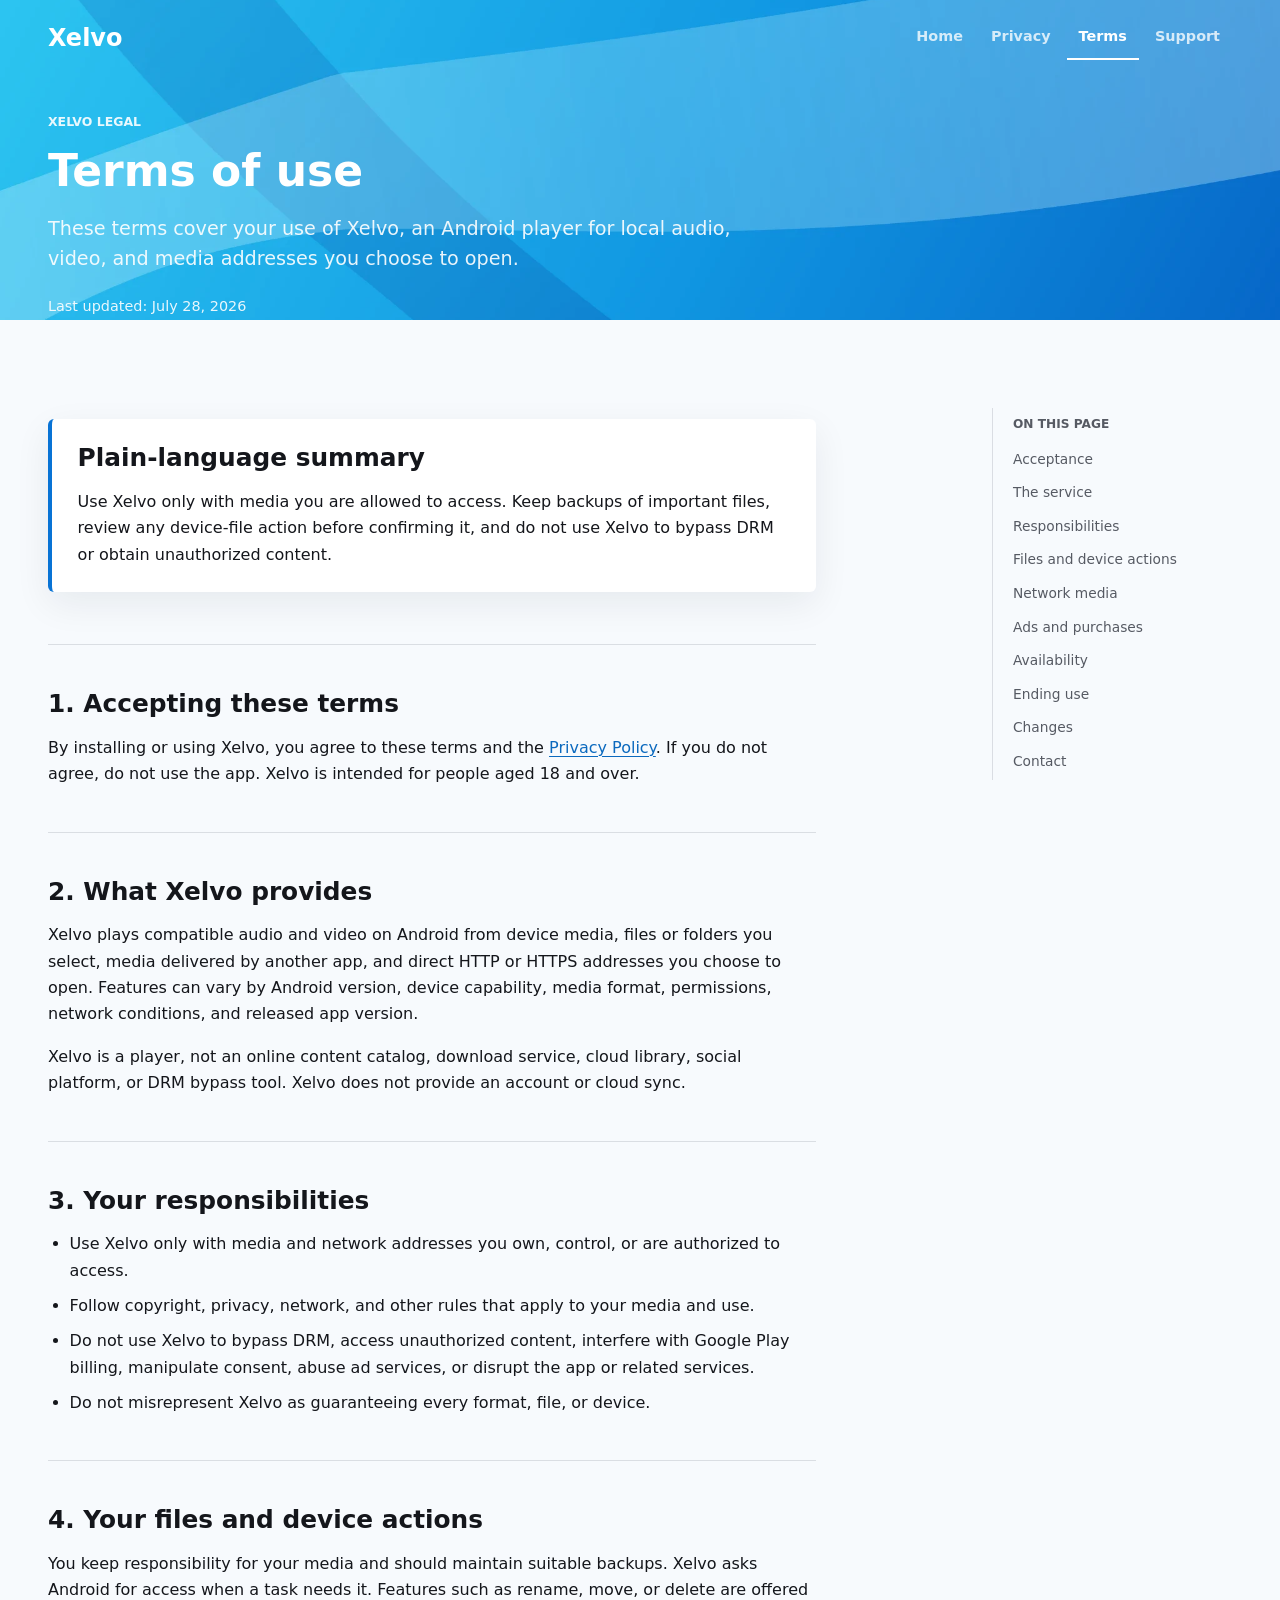
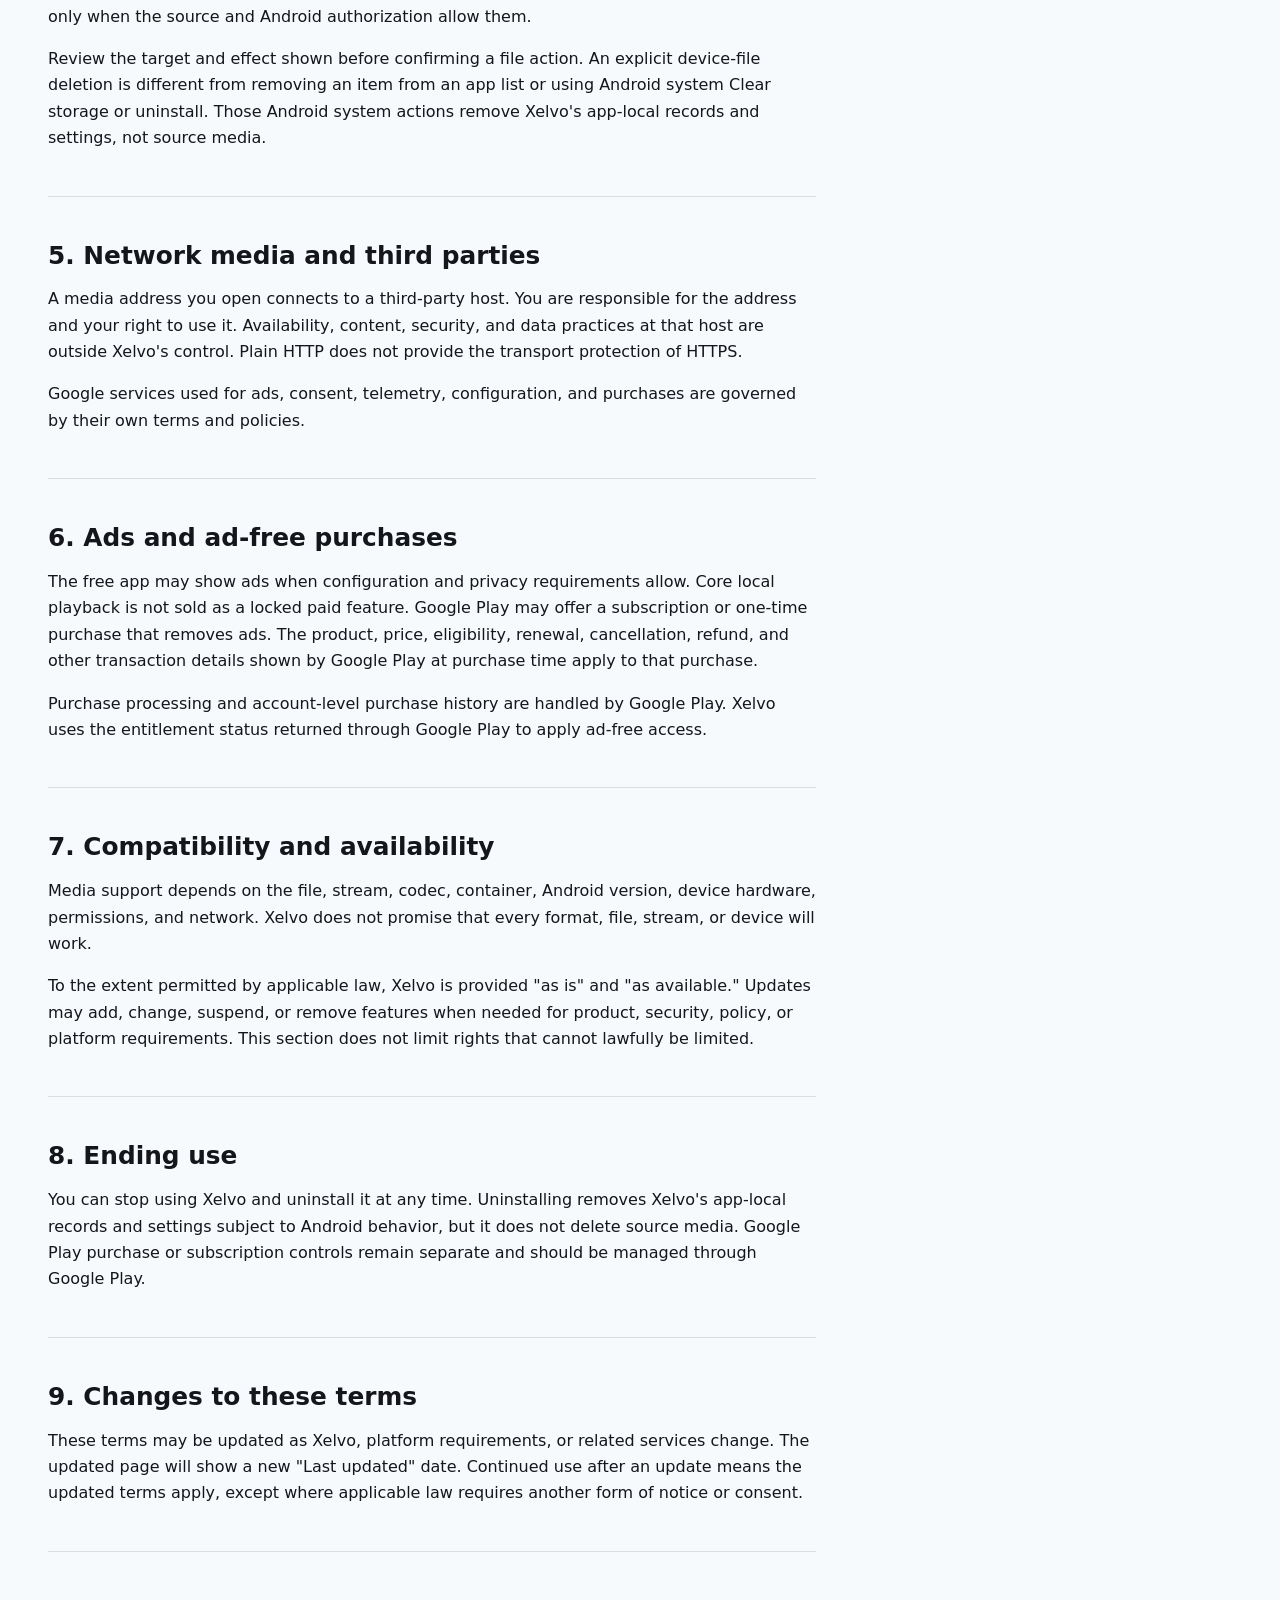
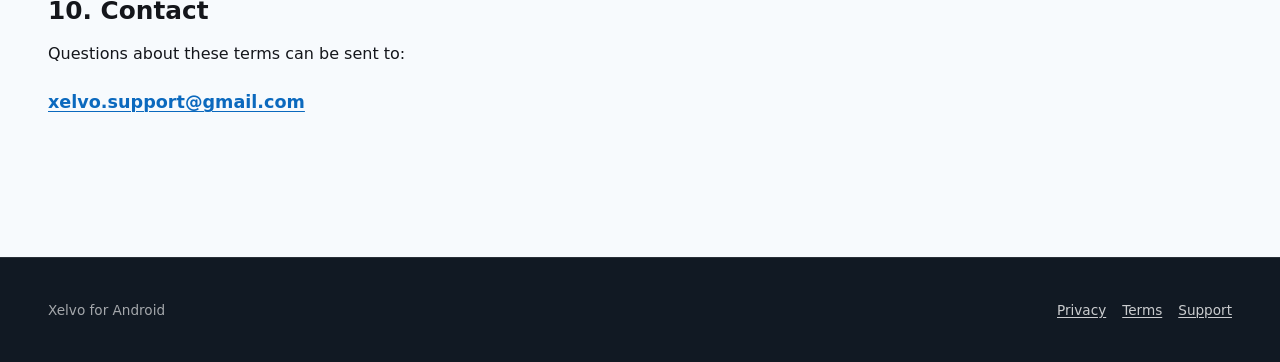
<file: terms.html>
<!doctype html>
<html lang="en">
  <head>
    <meta charset="utf-8">
    <meta name="viewport" content="width=device-width, initial-scale=1">
    <meta
      name="description"
      content="Terms of use for Xelvo, an Android local media player."
    >
    <link rel="canonical" href="https://xelvo-org.github.io/terms.html">
    <link rel="stylesheet" href="assets/site.css">
    <title>Terms of Use | Xelvo</title>
  </head>
  <body>
    <a class="skip-link" href="#main-content">Skip to content</a>
    <header class="site-header">
      <div class="header-inner">
        <div class="identity-row">
          <a class="header-mark" href="index.html">Xelvo</a>
          <nav class="site-nav" aria-label="Primary">
            <ul>
              <li><a href="index.html">Home</a></li>
              <li><a href="privacy.html">Privacy</a></li>
              <li><a href="terms.html" aria-current="page">Terms</a></li>
              <li><a href="support.html">Support</a></li>
            </ul>
          </nav>
        </div>
      </div>
    </header>

    <div class="page-ribbon" aria-hidden="true"></div>

    <div class="page-shell">
      <main id="main-content" class="page-main">
        <header class="page-intro">
          <p class="eyebrow">Xelvo legal</p>
          <h1>Terms of use</h1>
          <p class="lede">
            These terms cover your use of Xelvo, an Android player for local
            audio, video, and media addresses you choose to open.
          </p>
          <p class="meta">Last updated: July 28, 2026</p>
        </header>

        <div class="summary-band" aria-labelledby="terms-summary">
          <h2 id="terms-summary">Plain-language summary</h2>
          <p>
            Use Xelvo only with media you are allowed to access. Keep backups of
            important files, review any device-file action before confirming it,
            and do not use Xelvo to bypass DRM or obtain unauthorized content.
          </p>
        </div>

        <section id="acceptance" class="content-section">
          <h2>1. Accepting these terms</h2>
          <p>
            By installing or using Xelvo, you agree to these terms and the
            <a href="privacy.html">Privacy Policy</a>. If you do not agree, do not
            use the app. Xelvo is intended for people aged 18 and over.
          </p>
        </section>

        <section id="service" class="content-section">
          <h2>2. What Xelvo provides</h2>
          <p>
            Xelvo plays compatible audio and video on Android from device media,
            files or folders you select, media delivered by another app, and
            direct HTTP or HTTPS addresses you choose to open. Features can vary
            by Android version, device capability, media format, permissions,
            network conditions, and released app version.
          </p>
          <p>
            Xelvo is a player, not an online content catalog, download service,
            cloud library, social platform, or DRM bypass tool. Xelvo does not
            provide an account or cloud sync.
          </p>
        </section>

        <section id="responsibilities" class="content-section">
          <h2>3. Your responsibilities</h2>
          <ul>
            <li>
              Use Xelvo only with media and network addresses you own, control, or
              are authorized to access.
            </li>
            <li>
              Follow copyright, privacy, network, and other rules that apply to
              your media and use.
            </li>
            <li>
              Do not use Xelvo to bypass DRM, access unauthorized content,
              interfere with Google Play billing, manipulate consent, abuse ad
              services, or disrupt the app or related services.
            </li>
            <li>
              Do not misrepresent Xelvo as guaranteeing every format, file, or
              device.
            </li>
          </ul>
        </section>

        <section id="files" class="content-section">
          <h2>4. Your files and device actions</h2>
          <p>
            You keep responsibility for your media and should maintain suitable
            backups. Xelvo asks Android for access when a task needs it. Features
            such as rename, move, or delete are offered only when the source and
            Android authorization allow them.
          </p>
          <p>
            Review the target and effect shown before confirming a file action.
            An explicit device-file deletion is different from removing an item
            from an app list or using Android system Clear storage or uninstall.
            Those Android system actions remove Xelvo's app-local records and
            settings, not source media.
          </p>
        </section>

        <section id="network" class="content-section">
          <h2>5. Network media and third parties</h2>
          <p>
            A media address you open connects to a third-party host. You are
            responsible for the address and your right to use it. Availability,
            content, security, and data practices at that host are outside
            Xelvo's control. Plain HTTP does not provide the transport protection
            of HTTPS.
          </p>
          <p>
            Google services used for ads, consent, telemetry, configuration, and
            purchases are governed by their own terms and policies.
          </p>
        </section>

        <section id="ads" class="content-section">
          <h2>6. Ads and ad-free purchases</h2>
          <p>
            The free app may show ads when configuration and privacy requirements
            allow. Core local playback is not sold as a locked paid feature.
            Google Play may offer a subscription or one-time purchase that removes
            ads. The product, price, eligibility, renewal, cancellation, refund,
            and other transaction details shown by Google Play at purchase time
            apply to that purchase.
          </p>
          <p>
            Purchase processing and account-level purchase history are handled by
            Google Play. Xelvo uses the entitlement status returned through
            Google Play to apply ad-free access.
          </p>
        </section>

        <section id="availability" class="content-section">
          <h2>7. Compatibility and availability</h2>
          <p>
            Media support depends on the file, stream, codec, container, Android
            version, device hardware, permissions, and network. Xelvo does not
            promise that every format, file, stream, or device will work.
          </p>
          <p>
            To the extent permitted by applicable law, Xelvo is provided "as is"
            and "as available." Updates may add, change, suspend, or remove
            features when needed for product, security, policy, or platform
            requirements. This section does not limit rights that cannot lawfully
            be limited.
          </p>
        </section>

        <section id="ending-use" class="content-section">
          <h2>8. Ending use</h2>
          <p>
            You can stop using Xelvo and uninstall it at any time. Uninstalling
            removes Xelvo's app-local records and settings subject to Android
            behavior, but it does not delete source media. Google Play purchase
            or subscription controls remain separate and should be managed
            through Google Play.
          </p>
        </section>

        <section id="changes" class="content-section">
          <h2>9. Changes to these terms</h2>
          <p>
            These terms may be updated as Xelvo, platform requirements, or
            related services change. The updated page will show a new "Last
            updated" date. Continued use after an update means the updated terms
            apply, except where applicable law requires another form of notice or
            consent.
          </p>
        </section>

        <section id="contact" class="content-section">
          <h2>10. Contact</h2>
          <p>Questions about these terms can be sent to:</p>
          <p class="contact-line">
            <a href="mailto:xelvo.support@gmail.com">xelvo.support@gmail.com</a>
          </p>
        </section>
      </main>

      <nav class="toc" aria-label="On this page">
        <p class="toc-title">On this page</p>
        <ul>
          <li><a href="#acceptance">Acceptance</a></li>
          <li><a href="#service">The service</a></li>
          <li><a href="#responsibilities">Responsibilities</a></li>
          <li><a href="#files">Files and device actions</a></li>
          <li><a href="#network">Network media</a></li>
          <li><a href="#ads">Ads and purchases</a></li>
          <li><a href="#availability">Availability</a></li>
          <li><a href="#ending-use">Ending use</a></li>
          <li><a href="#changes">Changes</a></li>
          <li><a href="#contact">Contact</a></li>
        </ul>
      </nav>
    </div>

    <footer class="site-footer">
      <div class="footer-inner">
        <p class="footer-copy">Xelvo for Android</p>
        <nav aria-label="Footer">
          <ul class="footer-nav">
            <li><a href="privacy.html">Privacy</a></li>
            <li><a href="terms.html">Terms</a></li>
            <li><a href="support.html">Support</a></li>
          </ul>
        </nav>
      </div>
    </footer>
  </body>
</html>
</file>
<file: assets/site.css>
:root {
  color-scheme: light;
  --paper: #f7fafd;
  --surface: #ffffff;
  --ink: #14161b;
  --muted: #565a63;
  --line: rgba(14, 23, 41, 0.12);
  --brand: #0873d5;
  --brand-strong: #0b69be;
  --brand-soft: rgba(8, 115, 213, 0.07);
  --focus: #0873d5;
  --ribbon-art: url("xelvo-ribbon.webp");
  --content: 74rem;
  --text: 48rem;
}

* {
  box-sizing: border-box;
}

html {
  width: 100%;
  max-width: 100%;
  scroll-behavior: smooth;
}

body {
  width: 100%;
  max-width: 100%;
  min-width: 0;
  margin: 0;
  overflow-x: hidden;
  background: var(--paper);
  color: var(--ink);
  font-family:
    Inter, ui-sans-serif, system-ui, -apple-system, BlinkMacSystemFont, "Segoe UI",
    sans-serif;
  font-size: 1rem;
  line-height: 1.65;
  text-rendering: optimizeLegibility;
}

.home-page {
  display: grid;
  min-height: 100svh;
  grid-template-rows: auto minmax(0, 1fr) auto;
  background-color: var(--brand);
  background-image: var(--ribbon-art);
  background-position: right center;
  background-repeat: no-repeat;
  background-size: cover;
}

a {
  color: var(--brand-strong);
  text-decoration-thickness: 0.08em;
  text-underline-offset: 0.18em;
}

a:hover {
  color: var(--brand);
}

a:focus-visible,
button:focus-visible {
  border-radius: 2px;
  outline: 3px solid var(--focus);
  outline-offset: 3px;
}

.skip-link {
  position: fixed;
  z-index: 100;
  top: 0.75rem;
  left: 0.75rem;
  padding: 0.65rem 0.85rem;
  background: var(--ink);
  color: var(--surface);
  transform: translateY(-180%);
}

.skip-link:focus {
  color: var(--surface);
  transform: translateY(0);
}

.site-header {
  position: absolute;
  z-index: 10;
  width: 100%;
  background: transparent;
}

.header-inner {
  width: min(calc(100vw - 2.5rem), var(--content));
  margin: 0 auto;
}

.identity-row {
  display: flex;
  min-height: 4.75rem;
  align-items: center;
  justify-content: space-between;
  gap: 1.5rem;
}

.header-mark {
  flex: 0 0 auto;
  color: var(--surface);
  font-size: 1.5rem;
  font-weight: 800;
  line-height: 1;
  text-decoration: none;
}

.header-mark:hover {
  color: var(--surface);
}

.site-nav ul,
.footer-nav {
  display: flex;
  margin: 0;
  padding: 0;
  align-items: center;
  gap: 0.25rem;
  list-style: none;
}

.site-nav a {
  display: block;
  padding: 0.55rem 0.75rem;
  border-bottom: 2px solid transparent;
  color: rgba(255, 255, 255, 0.78);
  font-size: 0.9rem;
  font-weight: 650;
  text-decoration: none;
}

.site-nav a:hover {
  color: var(--surface);
}

.site-nav a[aria-current="page"] {
  border-bottom-color: var(--surface);
  color: var(--surface);
}

.page-ribbon {
  width: 100vw;
  max-width: 100vw;
  min-height: 20rem;
  background-color: var(--brand);
  background-image: var(--ribbon-art);
  background-position: center;
  background-repeat: no-repeat;
  background-size: cover;
}

.page-shell {
  display: grid;
  width: min(calc(100vw - 2.5rem), var(--content));
  margin: -13rem auto 0;
  grid-template-columns: minmax(0, 1fr) 15rem;
  gap: 5rem;
}

.page-main {
  min-width: 0;
  padding: 0 0 6rem;
}

.page-intro {
  min-height: 13rem;
  max-width: var(--text);
  padding: 0 0 2.75rem;
  color: var(--surface);
}

.support-page .page-ribbon {
  min-height: 23rem;
}

.support-page .page-shell {
  margin-top: -16rem;
}

.support-page .page-intro {
  min-height: 16rem;
}

.eyebrow {
  margin: 0 0 0.8rem;
  color: var(--brand);
  font-size: 0.78rem;
  font-weight: 800;
  letter-spacing: 0;
  text-transform: uppercase;
}

h1,
h2,
h3 {
  margin-top: 0;
  color: var(--ink);
  line-height: 1.2;
  letter-spacing: 0;
}

h1 {
  max-width: 18ch;
  margin-bottom: 1rem;
  font-size: 2.75rem;
  font-weight: 760;
}

.page-intro h1,
.page-intro .eyebrow,
.page-intro .lede,
.page-intro .meta {
  color: var(--surface);
}

.page-intro .eyebrow,
.page-intro .lede,
.page-intro .meta {
  opacity: 0.9;
}

h2 {
  margin-bottom: 1rem;
  font-size: 1.55rem;
  font-weight: 740;
}

h3 {
  margin-bottom: 0.5rem;
  font-size: 1.05rem;
  font-weight: 730;
}

p,
ul,
ol,
dl {
  margin-top: 0;
}

.lede {
  max-width: 44rem;
  margin-bottom: 1.35rem;
  color: var(--muted);
  font-size: 1.2rem;
  line-height: 1.55;
}

.meta {
  margin-bottom: 0;
  color: var(--muted);
  font-size: 0.9rem;
}

.summary-band {
  max-width: var(--text);
  margin: 3.5rem 0 3.25rem;
  padding: 1.5rem 1.6rem;
  border: 0;
  border-left: 4px solid var(--brand);
  border-radius: 6px;
  background: var(--surface);
  box-shadow: 0 12px 36px rgba(14, 23, 41, 0.07);
}

.summary-band p:last-child,
.summary-band ul:last-child {
  margin-bottom: 0;
}

.content-section {
  max-width: var(--text);
  padding: 2.75rem 0;
  border-top: 1px solid var(--line);
  scroll-margin-top: 1.5rem;
}

.content-section > :last-child {
  margin-bottom: 0;
}

.content-section li + li {
  margin-top: 0.55rem;
}

.content-section ul,
.content-section ol {
  padding-left: 1.35rem;
}

.service-list {
  display: grid;
  gap: 1rem;
  margin: 1.5rem 0 0;
}

.service {
  padding: 1.2rem 1.25rem;
  border: 1px solid var(--line);
  border-radius: 6px;
  background: var(--surface);
}

.service p:last-child {
  margin-bottom: 0;
}

.service-label {
  display: inline-block;
  margin-bottom: 0.5rem;
  color: var(--brand-strong);
  font-size: 0.76rem;
  font-weight: 800;
  text-transform: uppercase;
}

.plain-definition {
  margin-bottom: 0;
}

.plain-definition div {
  padding: 1rem 0;
  border-top: 1px solid var(--line);
}

.plain-definition div:first-child {
  padding-top: 0;
  border-top: 0;
}

.plain-definition dt {
  font-weight: 730;
}

.plain-definition dd {
  margin: 0.25rem 0 0;
  color: var(--muted);
}

.note {
  padding: 1rem 1.1rem;
  border: 1px solid var(--line);
  border-left: 3px solid var(--brand);
  border-radius: 6px;
  background: var(--surface);
}

.note strong {
  color: var(--ink);
}

.toc {
  align-self: start;
  margin-top: 18.5rem;
  padding: 0.35rem 0 0.35rem 1.25rem;
  border-left: 1px solid var(--line);
  position: sticky;
  top: 1.5rem;
}

.toc-title {
  margin: 0 0 0.75rem;
  color: var(--muted);
  font-size: 0.76rem;
  font-weight: 800;
  text-transform: uppercase;
}

.toc ul {
  margin: 0;
  padding: 0;
  list-style: none;
}

.toc li + li {
  margin-top: 0.45rem;
}

.toc a {
  color: var(--muted);
  font-size: 0.86rem;
  line-height: 1.35;
  text-decoration: none;
}

.toc a:hover {
  color: var(--brand-strong);
  text-decoration: underline;
  text-underline-offset: 0.18em;
}

.contact-line {
  margin: 1.25rem 0 0;
  font-size: 1.1rem;
  font-weight: 700;
}

.home-main {
  display: grid;
  width: 100%;
  max-width: 100%;
  min-width: 0;
  min-height: 0;
}

.home-hero {
  display: grid;
  width: 100%;
  max-width: 100%;
  grid-template-columns: minmax(0, 1fr);
  min-height: 0;
  align-items: center;
  color: var(--surface);
}

.home-hero-inner {
  min-width: 0;
  max-width: 100%;
  width: min(calc(100vw - 2.5rem), var(--content));
  margin: 0 auto;
  padding: 3rem 0;
  text-align: left;
}

.home-hero h1 {
  max-width: 17ch;
  margin-bottom: 1.1rem;
  color: var(--surface);
  font-size: 3.75rem;
  line-height: 1.08;
}

.product-description {
  max-width: 32rem;
  margin: 0 0 1.75rem;
  color: var(--surface);
  font-size: 1.2rem;
  line-height: 1.55;
  opacity: 0.94;
}

.play-action {
  display: inline-flex;
  min-height: 3.25rem;
  padding: 0.7rem 1rem;
  align-items: center;
  justify-content: center;
  border: 1px solid rgba(255, 255, 255, 0.7);
  border-radius: 6px;
  background: var(--surface);
  line-height: 0;
  text-decoration: none;
}

.play-action img {
  display: block;
  width: 11.45rem;
  height: auto;
}

.play-action:hover {
  background: var(--paper);
}

.play-action:focus-visible {
  outline-color: var(--surface);
}

.site-footer {
  border-top: 1px solid rgba(255, 255, 255, 0.1);
  background: #111923;
}

.home-page .site-header {
  position: relative;
}

.home-page .site-footer {
  border-top: 0;
  background: transparent;
}

.home-page .footer-inner {
  min-height: 5rem;
}

.home-page .footer-copy,
.home-page .footer-nav a {
  color: rgba(255, 255, 255, 0.8);
}

.footer-inner {
  display: flex;
  width: min(calc(100vw - 2.5rem), var(--content));
  min-height: 6.5rem;
  margin: 0 auto;
  align-items: center;
  justify-content: space-between;
  gap: 1.5rem;
}

.footer-copy {
  margin: 0;
  color: rgba(255, 255, 255, 0.62);
  font-size: 0.85rem;
}

.footer-nav {
  gap: 1rem;
}

.footer-nav a {
  color: rgba(255, 255, 255, 0.78);
  font-size: 0.85rem;
}

@media (max-width: 56rem) {
  .identity-row {
    min-height: 4.5rem;
    padding: 0;
  }

  .site-nav {
    width: auto;
    min-width: 0;
    flex: 1 1 0;
  }

  .site-nav ul {
    display: grid;
    width: 100%;
    grid-template-columns: repeat(4, minmax(0, 1fr));
    gap: 0.25rem;
  }

  .site-nav a {
    margin: 0;
    padding: 0.6rem 0.15rem;
    text-align: center;
  }

  .page-shell {
    display: block;
  }

  .page-main {
    padding-top: 0;
  }

  .toc {
    display: none;
  }

}

@media (max-width: 38rem) {
  .header-inner,
  .page-shell,
  .home-hero-inner,
  .footer-inner {
    width: min(calc(100vw - 2rem), var(--content));
  }

  .identity-row {
    gap: 0.75rem;
  }

  .header-mark {
    font-size: 1.3rem;
  }

  .site-nav a {
    margin: 0;
    padding: 0.55rem 0;
    font-size: 0.8rem;
  }

  .page-main {
    padding: 0 0 4.5rem;
  }

  .page-ribbon {
    min-height: 25rem;
    background-position: 42% center;
  }

  .page-shell {
    margin-top: -18rem;
  }

  .page-intro {
    min-height: 18rem;
    padding-bottom: 2rem;
  }

  .support-page .page-ribbon {
    min-height: 30rem;
  }

  .support-page .page-shell {
    margin-top: -23rem;
  }

  .support-page .page-intro {
    min-height: 23rem;
  }

  .home-hero {
    min-height: 0;
  }

  .home-hero-inner {
    width: min(calc(100vw - 2rem), var(--content));
    padding: 2.5rem 0;
  }

  .home-hero h1 {
    font-size: 2.5rem;
  }

  .product-description {
    width: 100%;
    min-width: 0;
    max-width: 100%;
    margin-bottom: 1.35rem;
    font-size: 1.12rem;
    overflow-wrap: break-word;
  }

  h1 {
    font-size: 2.1rem;
  }

  h2 {
    font-size: 1.35rem;
  }

  .lede {
    font-size: 1.08rem;
  }

  .summary-band {
    margin: 2.5rem 0;
    padding: 1.15rem 1.1rem;
  }

  .content-section {
    padding: 2.25rem 0;
  }

  .service {
    padding: 1rem;
  }

  .footer-inner {
    padding: 1.5rem 0;
    align-items: flex-start;
    flex-direction: column;
  }

  .footer-nav {
    flex-wrap: wrap;
  }

  .home-page .footer-inner {
    min-height: 4.5rem;
    padding: 1rem 0;
    align-items: center;
    flex-direction: row;
  }
}

@media (prefers-reduced-motion: reduce) {
  html {
    scroll-behavior: auto;
  }
}
</file>
